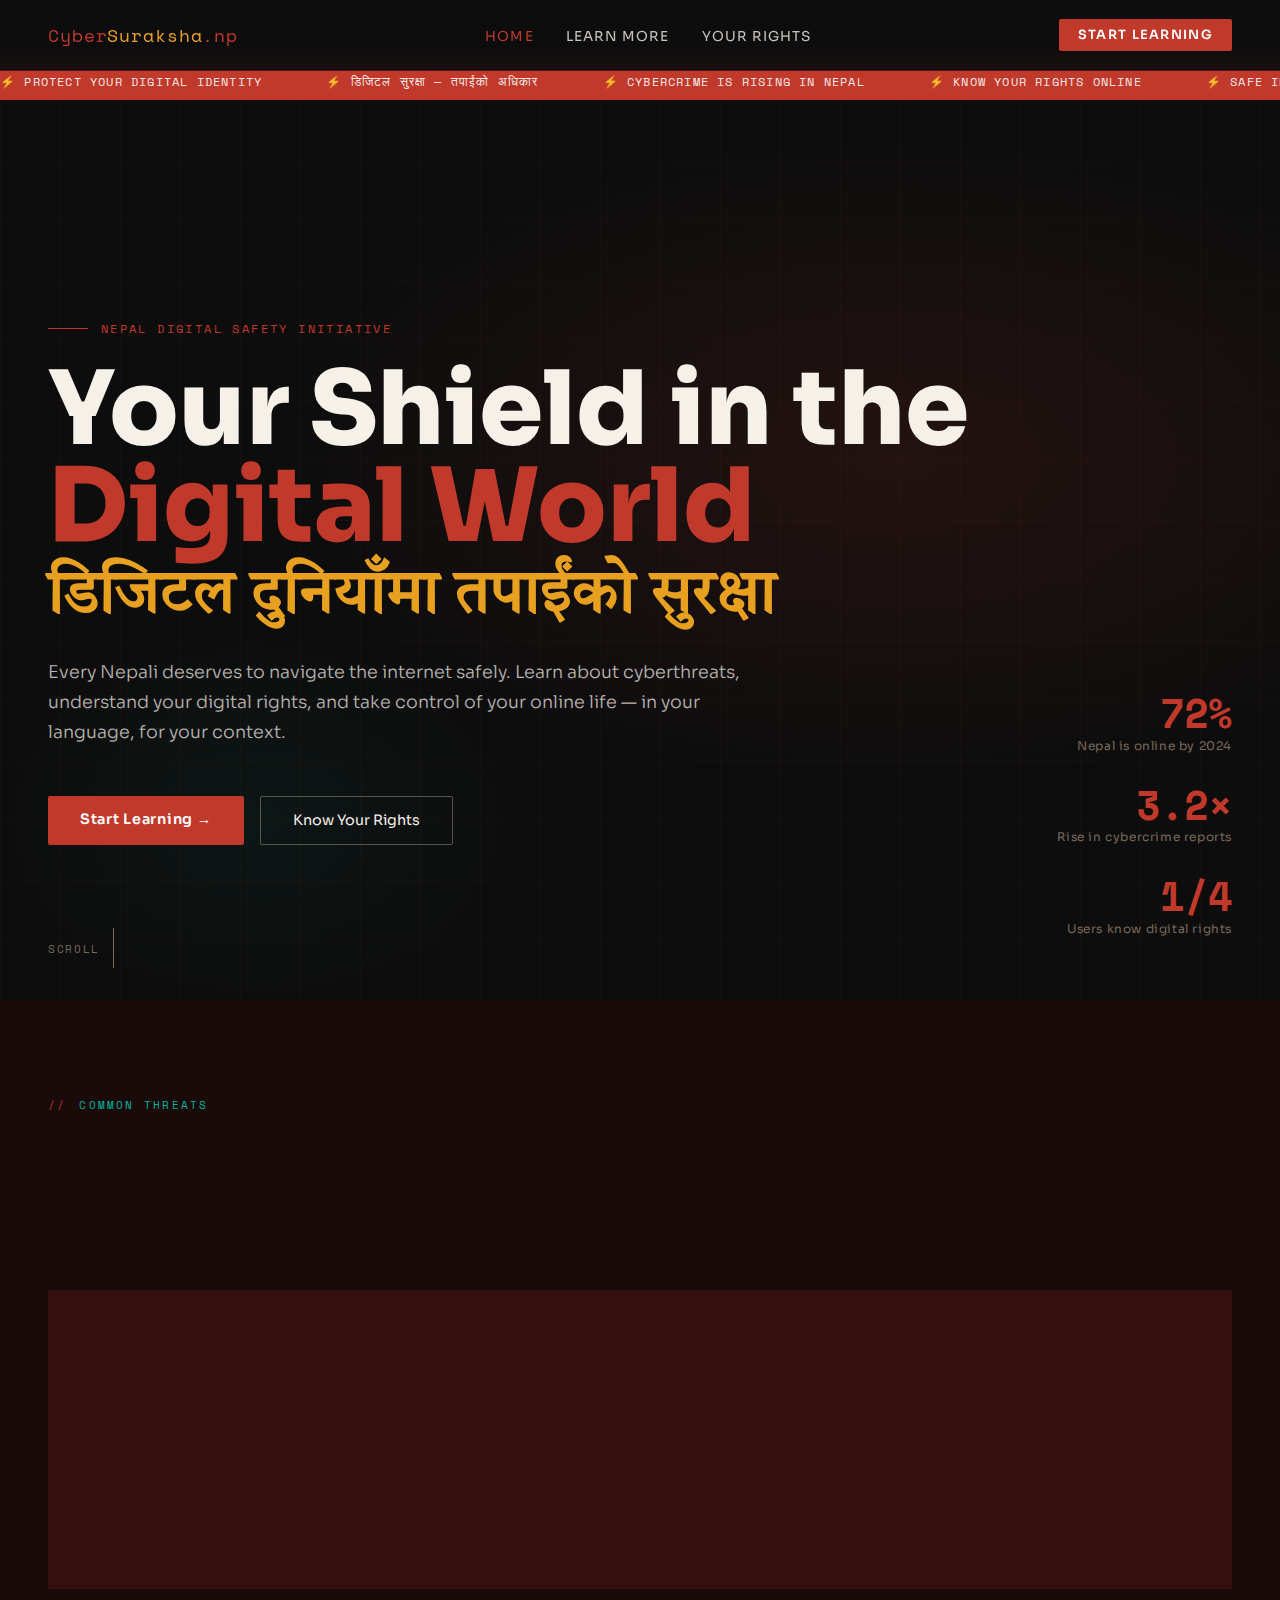
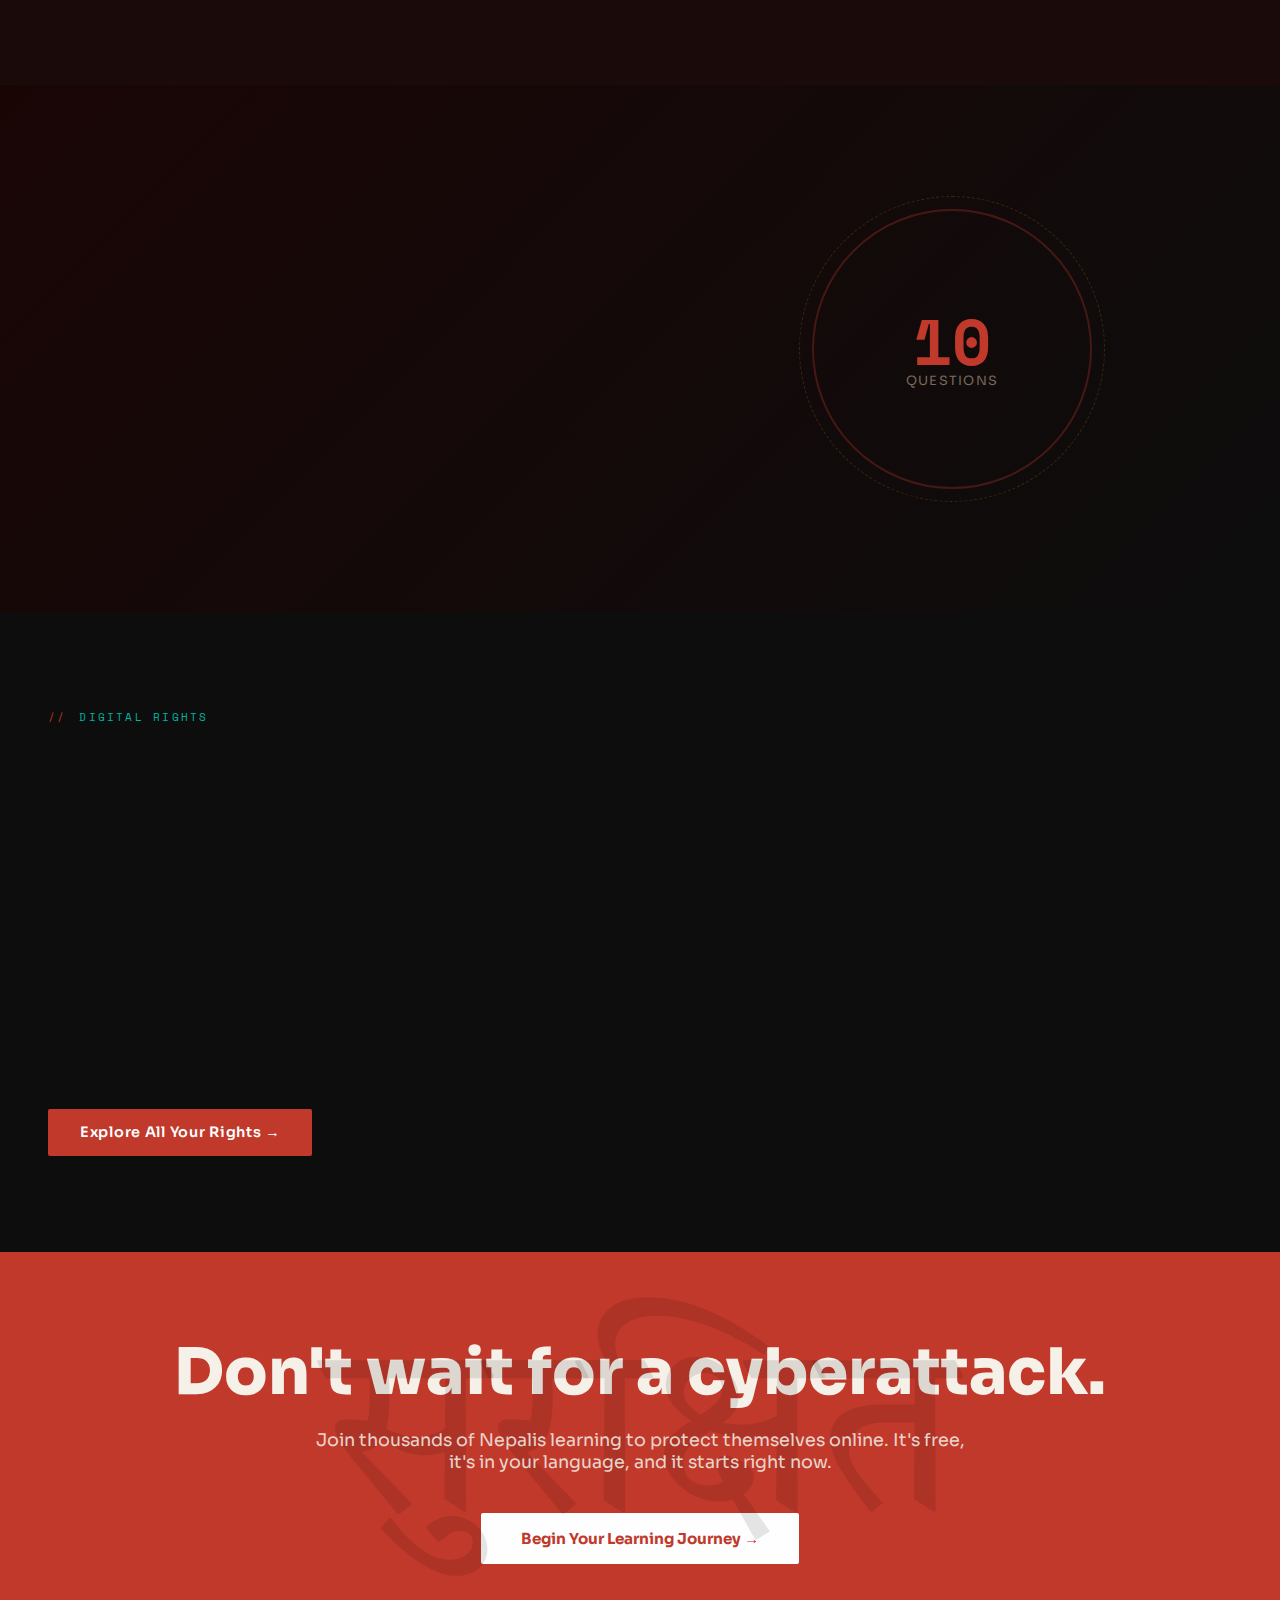
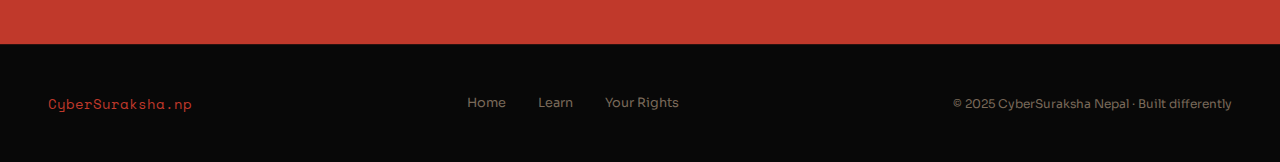
<file: index.html>
<!DOCTYPE html>
<html lang="en">
<head>
  <meta charset="UTF-8" />
  <meta name="viewport" content="width=device-width, initial-scale=1.0"/>
  <title>Secure Digital Nepal — Digital Safety for Every Nepali</title>

  <link rel="preconnect" href="https://fonts.googleapis.com">
  <link href="https://fonts.googleapis.com/css2?family=Tiro+Devanagari+Hindi&family=Space+Mono:wght@400;700&family=Sora:wght@300;400;600;800&display=swap" rel="stylesheet">

  <link rel="stylesheet" href="css/index.css">
</head>
<body>

  <nav>
    <a href="index.html" class="nav-logo">Cyber<span>Suraksha</span>.np</a>
    <ul class="nav-links" id="navLinks">
      <li><a href="index.html" class="active">Home</a></li>
      <li><a href="cybersecurity.html">Learn More</a></li>
      <li><a href="digital-rights.html">Your Rights</a></li>
    </ul>
    <a href="cybersecurity.html" class="nav-cta" id="navCta">Start Learning</a>
    <button class="hamburger" id="hamburger" aria-label="Menu">
      <span></span><span></span><span></span>
    </button>
  </nav>

  <div class="ticker" style="margin-top:60px;">
    <div class="ticker-inner" id="ticker">
      <span class="ticker-item">Protect Your Digital Identity</span>
      <span class="ticker-item">डिजिटल सुरक्षा — तपाईंको अधिकार</span>
      <span class="ticker-item">Cybercrime is Rising in Nepal</span>
      <span class="ticker-item">Know Your Rights Online</span>
      <span class="ticker-item">Safe Internet for Every Nepali</span>
      <span class="ticker-item">डिजिटल नेपाल — सुरक्षित नेपाल</span>
      
    </div>
  </div>
  <section class="hero">
    <div class="hero-bg"></div>
    <div class="hero-grid"></div>
    <div class="hero-eyebrow">Nepal Digital Safety Initiative</div>
    <h1 class="hero-title">
      Your Shield in the
      <span class="accent">Digital World</span>
      <span class="devanagari">डिजिटल दुनियाँमा तपाईंको सुरक्षा</span>
    </h1>
    <p class="hero-sub">
      Every Nepali deserves to navigate the internet safely. Learn about cyberthreats, understand your digital rights, and take control of your online life — in your language, for your context.
    </p>
    <div class="hero-actions">
      <a href="cybersecurity.html" class="btn-primary">Start Learning →</a>
      <a href="digital-rights.html" class="btn-outline">Know Your Rights</a>
    </div>
    <div class="hero-stats">
      <div class="stat-item">
        <div class="stat-num">72%</div>
        <div class="stat-label">Nepal is online by 2024</div>
      </div>
      <div class="stat-item">
        <div class="stat-num">3.2×</div>
        <div class="stat-label">Rise in cybercrime reports</div>
      </div>
      <div class="stat-item">
        <div class="stat-num">1/4</div>
        <div class="stat-label">Users know digital rights</div>
      </div>
    </div>
    <div class="scroll-hint">SCROLL</div>
  </section>

  <section class="threats">
    <div class="section-label">Common Threats</div>
    <h2 class="section-title fade-up">What puts <span style="color:var(--crimson)">Nepal's</span><br>at risk online?</h2>
    <div class="threats-grid">
      <div class="threat-card fade-up">
        <div class="threat-icon">🎣</div>
        <div class="threat-title">Phishing Scams</div>
        <div class="threat-np">फिसिङ ठगी</div>
        <div class="threat-desc">Fake NTC/Ncell messages,Fake daraz price messages, eSewa fraud links, and fake government portals tricking you into sharing passwords or money.</div>
      </div>
      <div class="threat-card fade-up">
        <div class="threat-icon">🔒</div>
        <div class="threat-title">Weak Passwords</div>
        <div class="threat-np">कमजोर पासवर्ड</div>
        <div class="threat-desc">Using your phone number or "123456" as passwords is extremely common in Nepal — and extremely dangerous for your accounts.</div>
      </div>
      <div class="threat-card fade-up">
        <div class="threat-icon">📱</div>
        <div class="threat-title">Social Media Harassment</div>
        <div class="threat-np">अनलाइन उत्पीडन</div>
        <div class="threat-desc">Cyberbullying, fake profile impersonation, and non-consensual sharing of private images are rising cases in Nepal.</div>
      </div>
      
    </div>
  </section>

  <section class="quiz-teaser">
    <div class="quiz-teaser-inner">
      <div class="quiz-content fade-up">
        <div class="section-label">Test Yourself</div>
        <h2 class="section-title">How cyber-safe <span>are you?</span></h2>
        <p>Take our quick Nepal-specific cybersecurity quiz. Find out how well you understand digital threats, safe practices, and your rights online — then learn what to do better.</p>
        <a href="cybersecurity.html" class="btn-primary">Take the Quiz →</a>
      </div>
      <div class="quiz-visual">
        <div class="quiz-circle">
          <div class="quiz-circle-inner">
            <div class="quiz-circle-num">10</div>
            <div class="quiz-circle-label">QUESTIONS</div>
          </div>
        </div>
      </div>
    </div>
  </section>

  <section class="rights-preview">
    <div class="section-label">Digital Rights</div>
  <h2 class="section-title fade-up">
    You have rights online.<br>
    <span style="color:var(--gold)">Know them.</span>
  </h2>
  <div class="rights-list fade-up">
    <div class="right-row">
      <span class="right-num">01</span>
      <span class="right-title">Right to Privacy</span>
      <span class="right-np">गोपनीयताको अधिकार</span>
      <a class="right-arrow" href="https://www.constituteproject.org/constitution/Nepal_2015?lang=en#ARTICLE%2028" target="_blank" rel="noopener">
        →
      </a>
    </div>
    <div class="right-row">
      <span class="right-num">02</span>
      <span class="right-title">Right to Freedom of Expression</span>
      <span class="right-np">अभिव्यक्ति स्वतन्त्रता</span>
      <a class="right-arrow" href="https://www.constituteproject.org/constitution/Nepal_2015?lang=en#ARTICLE%2017" target="_blank" rel="noopener">
        →
      </a>
    </div>
  </div>
    <div style="margin-top:2.5rem;">
      <a href="digital-rights.html" class="btn-primary">Explore All Your Rights →</a>
    </div>
  </section>

  <div class="cta-banner">
    <h2>Don't wait for a cyberattack.</h2>
    <p>Join thousands of Nepalis learning to protect themselves online. It's free, it's in your language, and it starts right now.</p>
    <a href="cybersecurity.html" class="btn-white">Begin Your Learning Journey →</a>
  </div>

  <footer>
    <div class="footer-logo">CyberSuraksha.np</div>
    <div class="footer-links">
      <a href="index.html">Home</a>
      <a href="cybersecurity.html">Learn</a>
      <a href="digital-rights.html">Your Rights</a>
    </div>
    <div class="footer-copy">© 2025 CyberSuraksha Nepal · Built differently</div>
  </footer>
  <script src="js/index.js"></script>
</body>
</html>
</file>
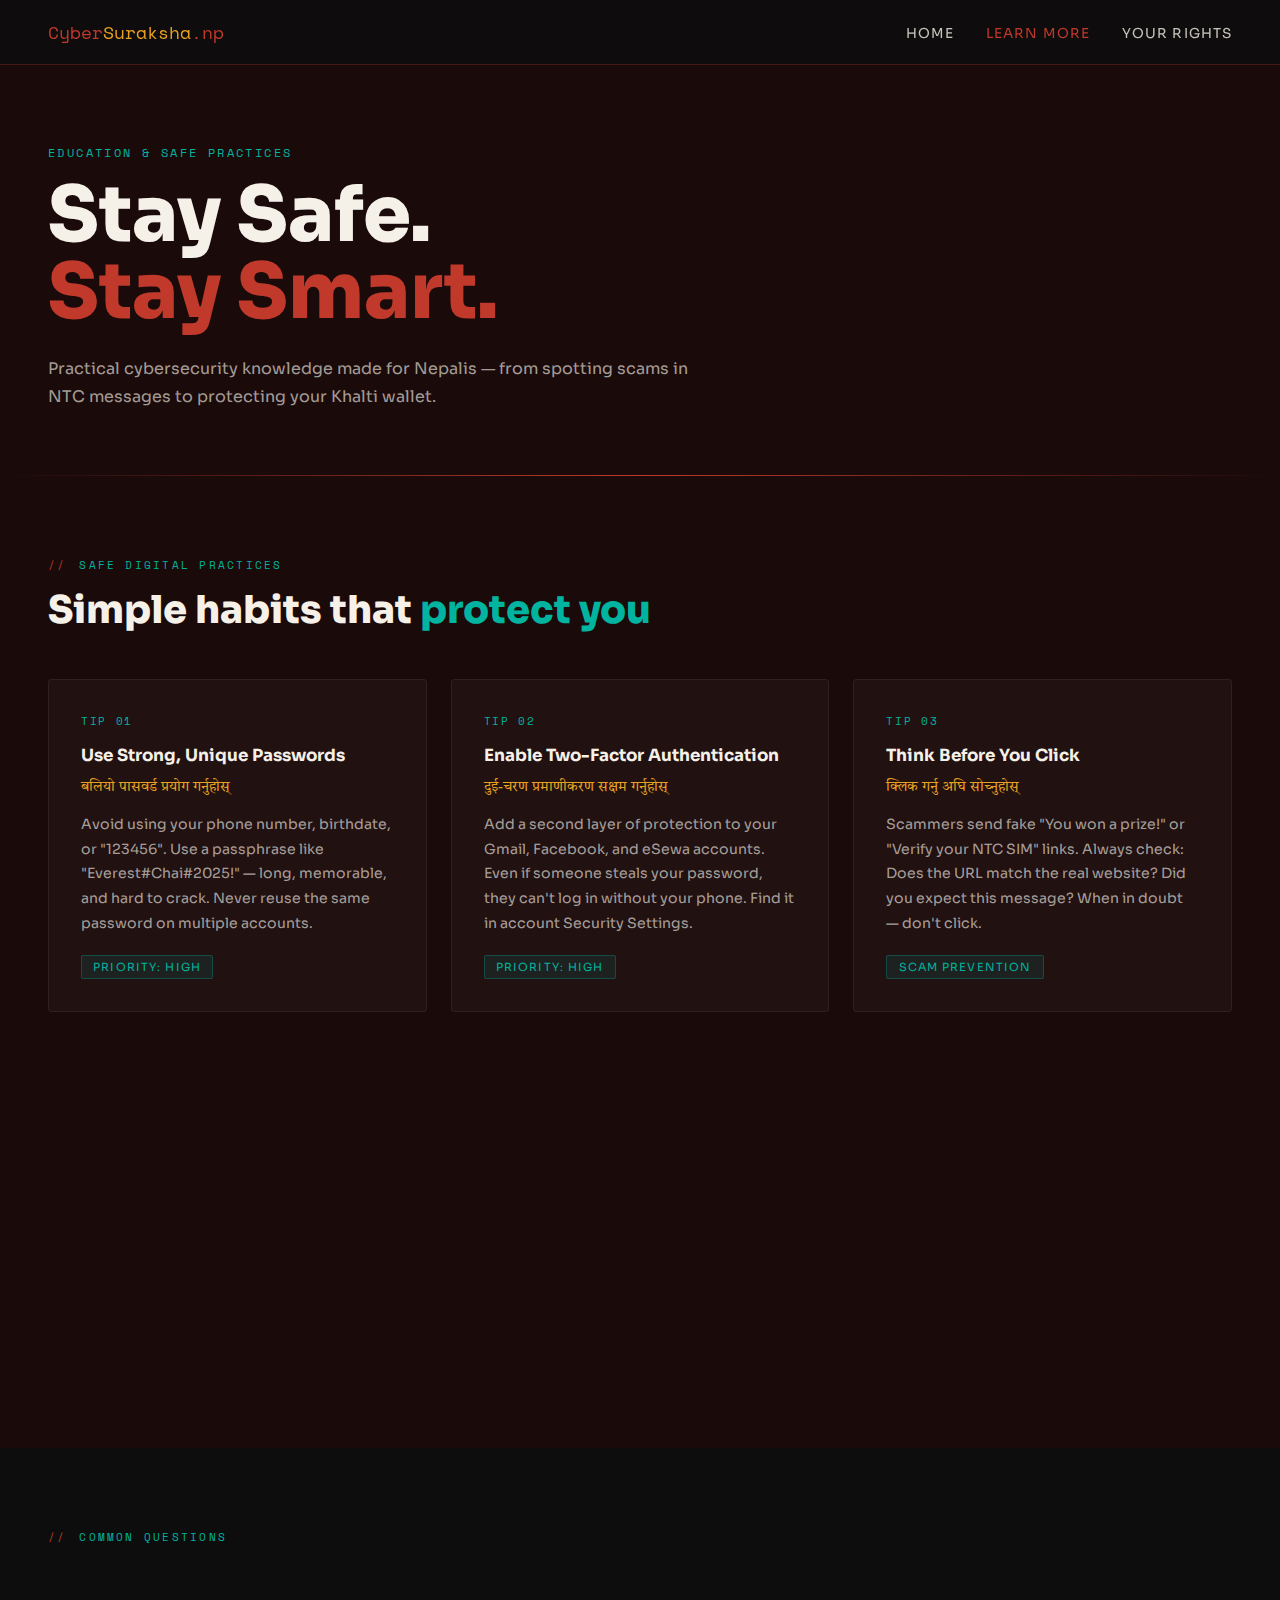
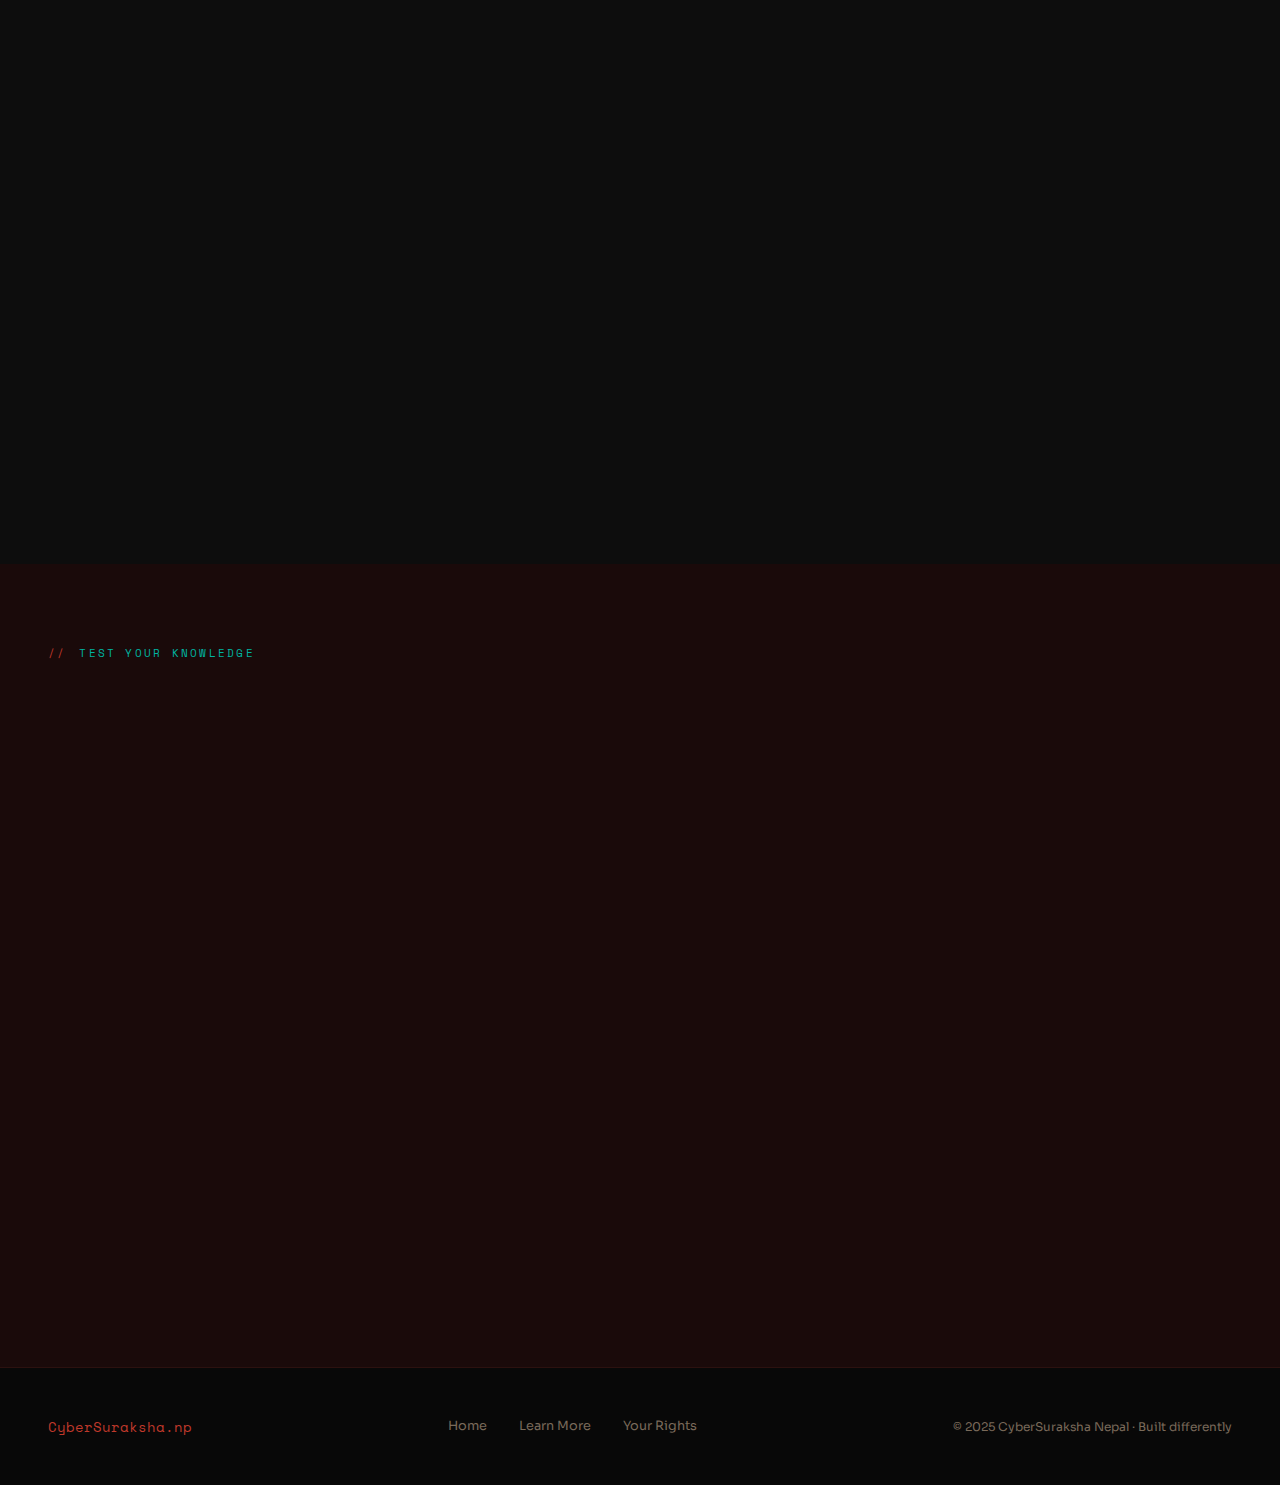
<file: cybersecurity.html>
<!DOCTYPE html>
<html lang="en">
<head>
  <meta charset="UTF-8"/>
  <meta name="viewport" content="width=device-width, initial-scale=1.0"/>
  <title>Learn — CyberSuraksha Nepal</title>
  <link rel="preconnect" href="https://fonts.googleapis.com">
  <link href="https://fonts.googleapis.com/css2?family=Tiro+Devanagari+Hindi&family=Space+Mono:wght@400;700&family=Sora:wght@300;400;600;800&display=swap" rel="stylesheet">
  <link rel="stylesheet" href="css/cybersecurity.css">
</head>
<body>
<nav>
  <a href="index.html" class="nav-logo">Cyber<span>Suraksha</span>.np</a>
  <ul class="nav-links" id="navLinks">
    <li><a href="index.html">Home</a></li>
    <li><a href="cybersecurity.html" class="active">Learn More</a></li>
    <li><a href="digital-rights.html">Your Rights</a></li>
  </ul>
  <button class="hamburger" id="hamburger" aria-label="Menu">
    <span></span><span></span><span></span>
  </button>
</nav>

<div class="page-header">
  <div class="page-eyebrow">Education & Safe Practices</div>
  <h1 class="page-title">Stay Safe.<br><span>Stay Smart.</span></h1>
  <p class="page-sub">Practical cybersecurity knowledge made for Nepalis — from spotting scams in NTC messages to protecting your Khalti wallet.</p>
</div>
<section class="tips-section">
  <div class="section-label">Safe Digital Practices</div>
  <h2 class="section-title fade-up">Simple habits that <span style="color:var(--teal)">protect you</span></h2>
  <div class="tips-grid">
    <div class="tip-card fade-up">
      <div class="tip-step">TIP 01</div>
      <div class="tip-title">Use Strong, Unique Passwords</div>
      <div class="tip-np">बलियो पासवर्ड प्रयोग गर्नुहोस्</div>
      <div class="tip-body">Avoid using your phone number, birthdate, or "123456". Use a passphrase like "Everest#Chai#2025!" — long, memorable, and hard to crack. Never reuse the same password on multiple accounts.</div>
      <span class="tip-tag">PRIORITY: HIGH</span>
    </div>
    <div class="tip-card fade-up">
      <div class="tip-step">TIP 02</div>
      <div class="tip-title">Enable Two-Factor Authentication</div>
      <div class="tip-np">दुई-चरण प्रमाणीकरण सक्षम गर्नुहोस्</div>
      <div class="tip-body">Add a second layer of protection to your Gmail, Facebook, and eSewa accounts. Even if someone steals your password, they can't log in without your phone. Find it in account Security Settings.</div>
      <span class="tip-tag">PRIORITY: HIGH</span>
    </div>
    <div class="tip-card fade-up">
      <div class="tip-step">TIP 03</div>
      <div class="tip-title">Think Before You Click</div>
      <div class="tip-np">क्लिक गर्नु अघि सोच्नुहोस्</div>
      <div class="tip-body">Scammers send fake "You won a prize!" or "Verify your NTC SIM" links. Always check: Does the URL match the real website? Did you expect this message? When in doubt — don't click.</div>
      <span class="tip-tag">SCAM PREVENTION</span>
    </div>
    <div class="tip-card fade-up">
      <div class="tip-step">TIP 04</div>
      <div class="tip-title">Keep Software Updated</div>
      <div class="tip-np">सफ्टवेयर अपडेट राख्नुहोस्</div>
      <div class="tip-body">Updates fix security holes that hackers exploit. Enable auto-updates on your Android phone, apps, and browsers. This is especially important for banking and government apps.</div>
      <span class="tip-tag">DEVICE SAFETY</span>
    </div>
    <div class="tip-card fade-up">
      <div class="tip-step">TIP 05</div>
      <div class="tip-title">Be Careful on Public WiFi</div>
      <div class="tip-np">सार्वजनिक WiFi मा सावधान रहनुहोस्</div>
      <div class="tip-body">Free WiFi at Thamel cafes, Pokhara lakeside hotels, or bus parks can be dangerous. Never do banking or enter passwords on public networks. Use mobile data for sensitive tasks.</div>
      <span class="tip-tag">NETWORK SAFETY</span>
    </div>
    <div class="tip-card fade-up">
      <div class="tip-step">TIP 06</div>
      <div class="tip-title">Protect Your Personal Info</div>
      <div class="tip-np">व्यक्तिगत जानकारी सुरक्षित राख्नुहोस्</div>
      <div class="tip-body">Never share your NID number, bank OTPs, or citizenship details over phone or message — even if the caller claims to be from a bank, NTC, or government office. Legitimate services never ask for OTPs.</div>
      <span class="tip-tag">PRIVACY</span>
    </div>
  </div>
</section>

<section class="faq-section" id="faq">
  <div class="section-label">Common Questions</div>
  <h2 class="section-title fade-up">People ask us…</h2>
  <div class="faq-list fade-up">
    <div class="faq-item">
      <button class="faq-q">
        <div>
          Someone is blackmailing me with my photos. What should I do?
          <span class="faq-q-np">कसैले मेरो फोटोले ब्ल्याकमेल गर्दैछ। के गर्ने?</span>
        </div>
        <span class="faq-icon">+</span>
      </button>
      <div class="faq-a">Do NOT pay them — paying almost always leads to more demands. Screenshot the threats as evidence, block the person on all platforms, and report to Nepal Police Cyber Bureau (01-4412695). You can also report at your nearest police station. Nepal's Electronic Transactions Act 2063 and Individual Privacy Act 2075 protect you. You are not at fault.</div>
    </div>
    <div class="faq-item">
      <button class="faq-q">
        <div>
          I received an OTP I didn't request. What does it mean?
          <span class="faq-q-np">मैले नमागेको OTP आयो। यसको अर्थ के हो?</span>
        </div>
        <span class="faq-icon">+</span>
      </button>
      <div class="faq-a">This means someone may be trying to log into your account using your phone number. Do NOT share the OTP with anyone — even if they call pretending to be from your bank or telecom. Immediately change the password on that account and check for suspicious activity.</div>
    </div>
    <div class="faq-item">
      <button class="faq-q">
        <div>
          Is it safe to use public computers at cyber cafes?
          <span class="faq-q-np">साइबर क्याफेको कम्प्युटर प्रयोग गर्न सुरक्षित छ?</span>
        </div>
        <span class="faq-icon">+</span>
      </button>
      <div class="faq-a">Cyber cafe computers can have keyloggers or spyware installed. Avoid logging into banking, email, or government portals on shared computers. If you must, use Private/Incognito mode, and change your password immediately from a trusted device afterward.</div>
    </div>
    <div class="faq-item">
      <button class="faq-q">
        <div>
          Someone created a fake Facebook profile using my photos. What can I do?
          <span class="faq-q-np">कसैले मेरो फोटो राखेर नक्कली Facebook बनाएको छ। के गर्ने?</span>
        </div>
        <span class="faq-icon">+</span>
      </button>
      <div class="faq-a">Report the fake profile directly to Facebook using "Report Profile → Pretending to be me." Also file a complaint with Nepal Police Cyber Bureau. Inform your friends so they don't get scammed by the fake account. Take screenshots as evidence before reporting.</div>
    </div>
    <div class="faq-item">
      <button class="faq-q">
        <div>
          How do I know if my phone has been hacked?
          <span class="faq-q-np">मेरो फोन ह्याक भएको छ भनेर कसरी थाहा पाउने?</span>
        </div>
        <span class="faq-icon">+</span>
      </button>
      <div class="faq-a">Warning signs include: battery draining unusually fast, phone getting hot when idle, unknown apps appearing, high data usage, and people receiving strange messages from you. If you notice these, run a security scan, remove unknown apps, change all passwords, and do a factory reset if needed.</div>
    </div>
  </div>
</section>

<section class="quiz-section" id="quiz">
  <div class="section-label">Test Your Knowledge</div>
  <h2 class="section-title fade-up">How cyber-safe are <span style="color:var(--crimson)">you?</span></h2>
  <div class="quiz-container fade-up">

    <div class="quiz-progress" id="quizProgress">
      <div class="quiz-progress-bar"><div class="quiz-progress-fill" id="progressFill" style="width:10%"></div></div>
      <div class="quiz-progress-text" id="progressText">Question 1 of 10</div>
    </div>
  
    <div id="quizMain">
      <div class="quiz-question" id="questionText"></div>
      <div class="quiz-question-np" id="questionNp"></div>
      <div class="quiz-options" id="quizOptions"></div>
      <div class="quiz-feedback" id="quizFeedback"></div>
      <button class="quiz-next" id="quizNext" onclick="nextQuestion()">Next Question →</button>
    </div>
    
    <div class="quiz-result" id="quizResult">
      <div class="result-score" id="resultScore"></div>
      <div class="result-label" id="resultLabel"></div>
      <div class="result-msg" id="resultMsg"></div>
      <button class="btn-restart" onclick="restartQuiz()">Try Again</button>
    </div>
  </div>
</section>

<footer>
  <div class="footer-logo">CyberSuraksha.np</div>
  <div class="footer-links">
    <a href="index.html">Home</a>
    <a href="cybersecurity.html">Learn More</a>
    <a href="digital-rights.html">Your Rights</a>
  </div>
  <div class="footer-copy">© 2025 CyberSuraksha Nepal · Built differently</div>
</footer>

<script src="js/cybersecurity.js"></script>
</body>
</html>
</file>
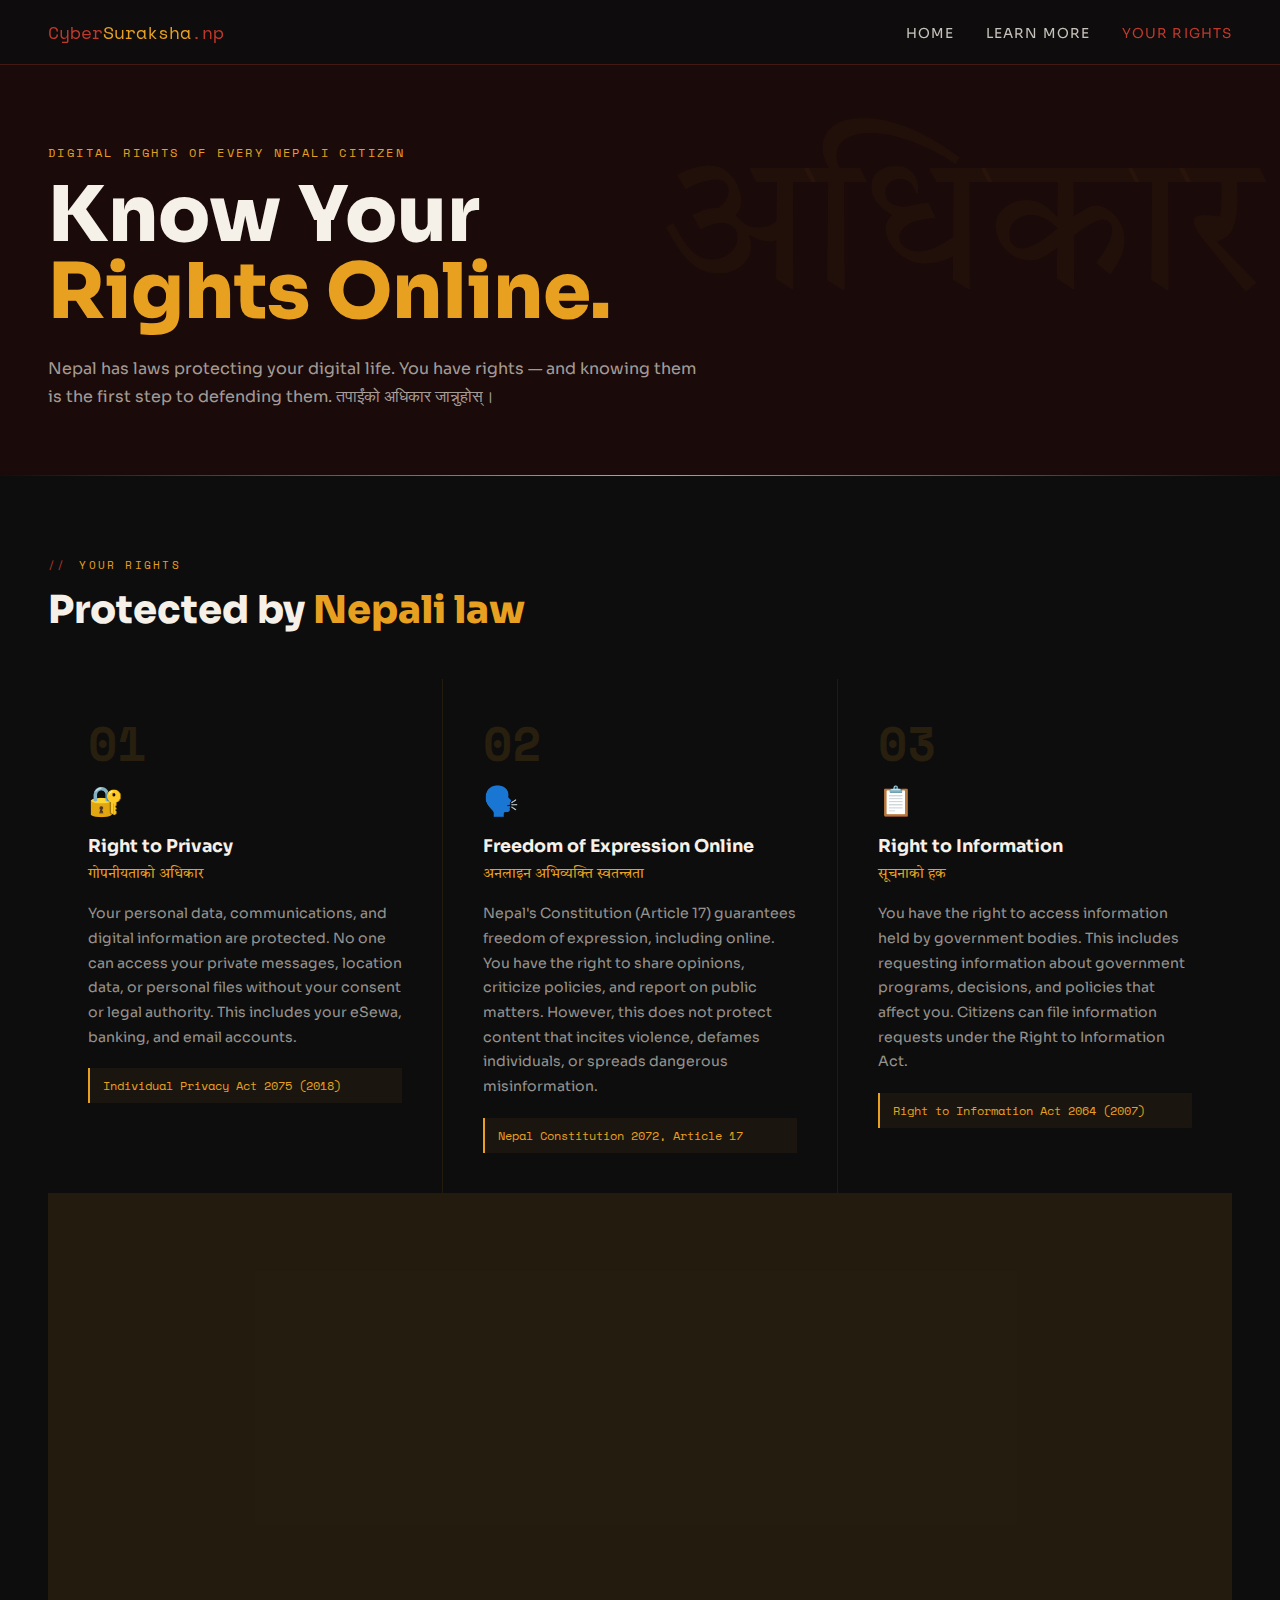
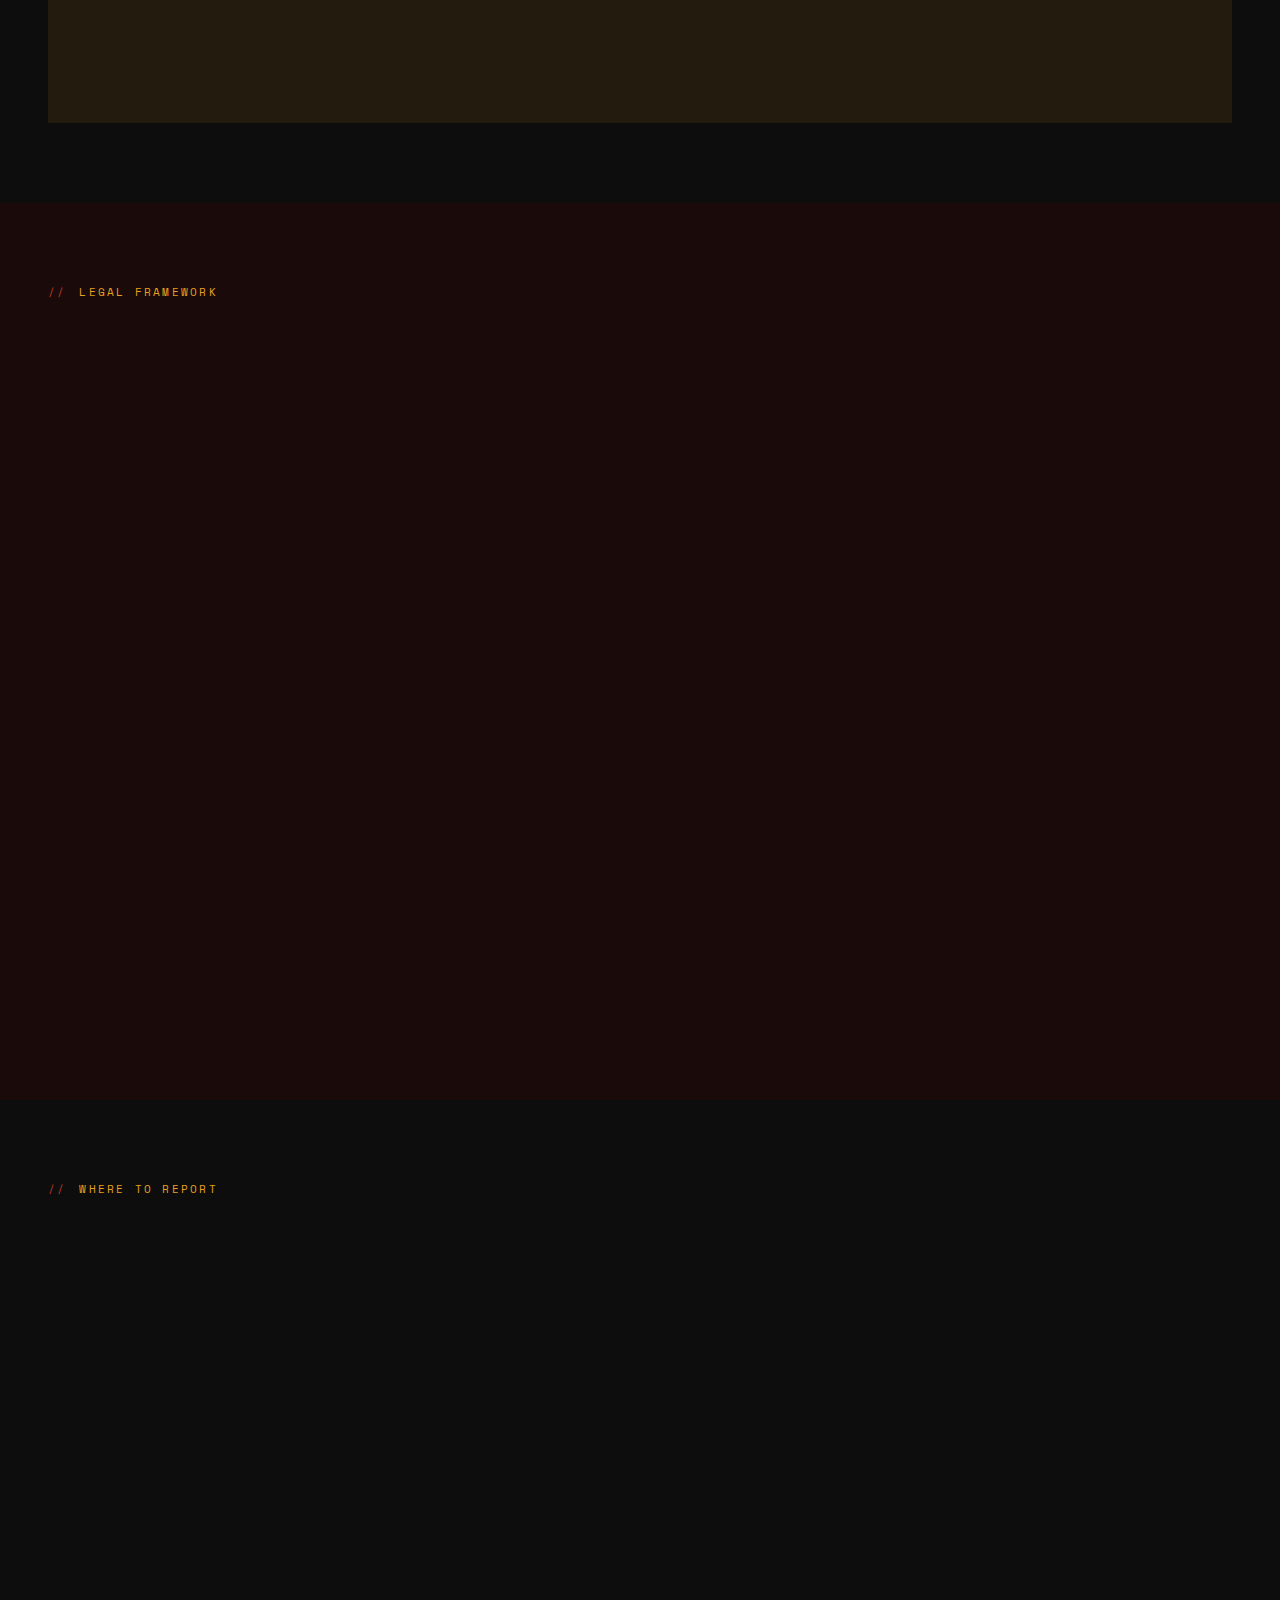
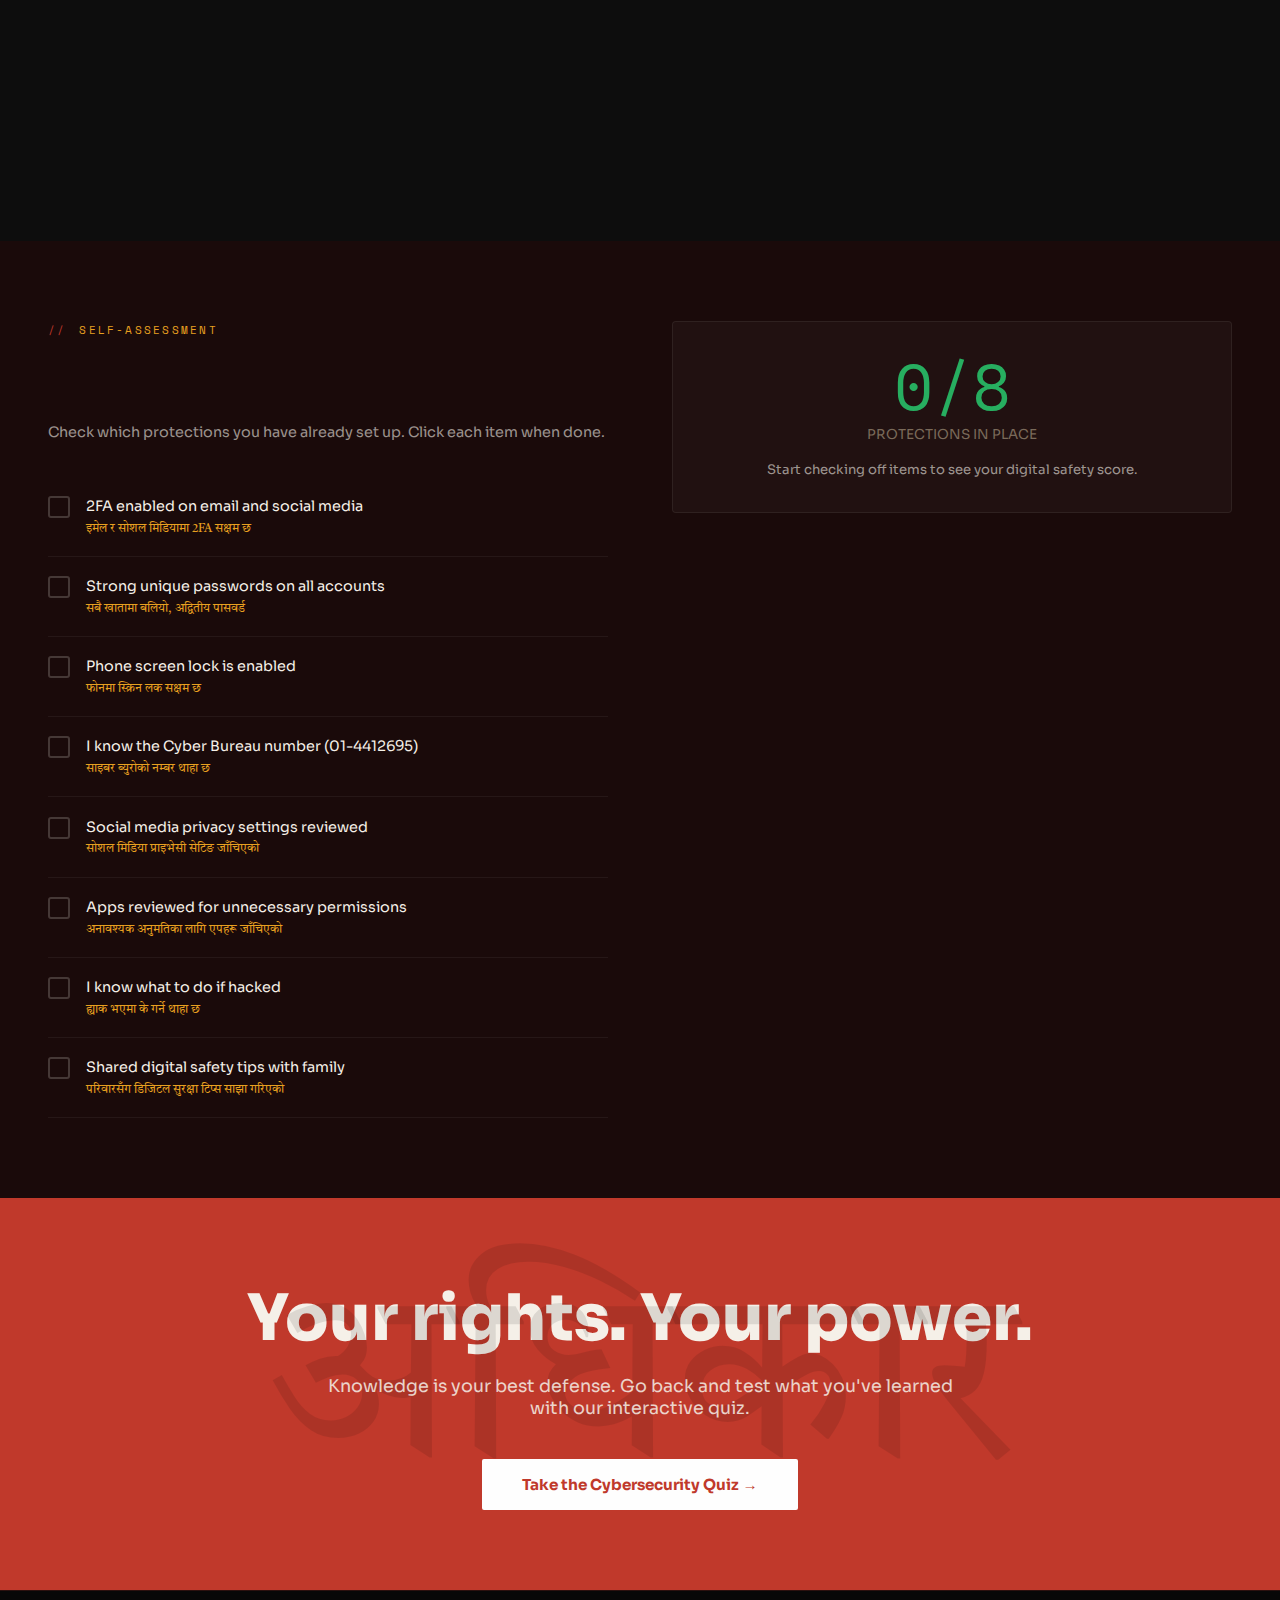
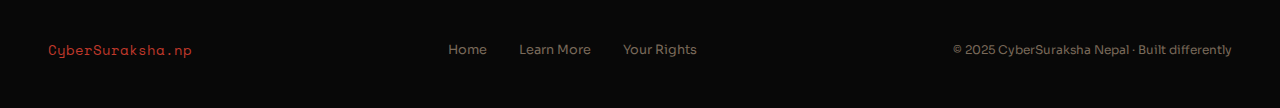
<file: digital-rights.html>
<!DOCTYPE html>
<html lang="en">
<head>
  <meta charset="UTF-8"/>
  <meta name="viewport" content="width=device-width, initial-scale=1.0"/>
  <title>Your Digital Rights — CyberSuraksha Nepal</title>
  <link rel="stylesheet" href="css/digital-rights.css">
  <link rel="preconnect" href="https://fonts.googleapis.com">
  <link href="https://fonts.googleapis.com/css2?family=Tiro+Devanagari+Hindi&family=Space+Mono:wght@400;700&family=Sora:wght@300;400;600;800&display=swap" rel="stylesheet">
</head>
<body>

<nav>
  <a href="index.html" class="nav-logo">Cyber<span>Suraksha</span>.np</a>
  <ul class="nav-links" id="navLinks">
    <li><a href="index.html">Home</a></li>
    <li><a href="cybersecurity.html">Learn More</a></li>
    <li><a href="digital-rights.html" class="active">Your Rights</a></li>
  </ul>
  <button class="hamburger" id="hamburger"><span></span><span></span><span></span></button>
</nav>

<div class="page-header">
  <div class="page-header-bg">अधिकार</div>
  <div class="page-eyebrow">Digital Rights of Every Nepali Citizen</div>
  <h1 class="page-title">Know Your<br><span>Rights Online.</span></h1>
  <p class="page-sub">Nepal has laws protecting your digital life. You have rights — and knowing them is the first step to defending them. तपाईंको अधिकार जान्नुहोस्।</p>
</div>
<section class="rights-section">
  <div class="section-label">Your Rights</div>
  <h2 class="section-title fade-up">Protected by <span style="color:var(--gold)">Nepali law</span></h2>
  <div class="rights-cards">
    <div class="right-card fade-up">
      <div class="right-num">01</div>
      <div class="right-icon">🔐</div>
      <div class="right-title">Right to Privacy</div>
      <div class="right-np">गोपनीयताको अधिकार</div>
      <div class="right-desc">Your personal data, communications, and digital information are protected. No one can access your private messages, location data, or personal files without your consent or legal authority. This includes your eSewa, banking, and email accounts.</div>
      <div class="right-law">Individual Privacy Act 2075 (2018)</div>
    </div>
    <div class="right-card fade-up">
      <div class="right-num">02</div>
      <div class="right-icon">🗣️</div>
      <div class="right-title">Freedom of Expression Online</div>
      <div class="right-np">अनलाइन अभिव्यक्ति स्वतन्त्रता</div>
      <div class="right-desc">Nepal's Constitution (Article 17) guarantees freedom of expression, including online. You have the right to share opinions, criticize policies, and report on public matters. However, this does not protect content that incites violence, defames individuals, or spreads dangerous misinformation.</div>
      <div class="right-law">Nepal Constitution 2072, Article 17</div>
    </div>
    <div class="right-card fade-up">
      <div class="right-num">03</div>
      <div class="right-icon">📋</div>
      <div class="right-title">Right to Information</div>
      <div class="right-np">सूचनाको हक</div>
      <div class="right-desc">You have the right to access information held by government bodies. This includes requesting information about government programs, decisions, and policies that affect you. Citizens can file information requests under the Right to Information Act.</div>
      <div class="right-law">Right to Information Act 2064 (2007)</div>
    </div>
    <div class="right-card fade-up">
      <div class="right-num">04</div>
      <div class="right-icon">⚖️</div>
      <div class="right-title">Protection from Cybercrime</div>
      <div class="right-np">साइबर अपराधबाट कानुनी सुरक्षा</div>
      <div class="right-desc">Nepal's Electronic Transactions Act makes hacking, identity theft, online fraud, unauthorized access, and spreading malware illegal. Victims have the right to file complaints and seek legal remedies. Penalties can include fines and imprisonment.</div>
      <div class="right-law">Electronic Transactions Act 2063 (2006)</div>
    </div>
    <div class="right-card fade-up">
      <div class="right-num">05</div>
      <div class="right-icon">🚫</div>
      <div class="right-title">Protection from Online Harassment</div>
      <div class="right-np">अनलाइन उत्पीडनबाट सुरक्षा</div>
      <div class="right-desc">Cyberbullying, non-consensual sharing of intimate images, online threats, and impersonation are illegal. Victims — especially women and girls — have strong legal protections. You can report these to Nepal Police Cyber Bureau and pursue criminal charges.</div>
      <div class="right-law">Electronic Transactions Act + Individual Privacy Act</div>
    </div>
    <div class="right-card fade-up">
      <div class="right-num">06</div>
      <div class="right-icon">🌐</div>
      <div class="right-title">Right to Digital Access</div>
      <div class="right-np">डिजिटल पहुँचको अधिकार</div>
      <div class="right-desc">Nepal's Digital Nepal Framework aims to ensure all citizens have affordable, equitable access to digital services. You have the right to access government e-services, digital education, and online opportunities without discrimination based on geography or economic status.</div>
      <div class="right-law">Digital Nepal Framework 2019</div>
    </div>
  </div>
</section>
<section class="laws-section">
  <div class="section-label">Legal Framework</div>
  <h2 class="section-title fade-up">Nepal's key <span style="color:var(--crimson)">cyber laws</span></h2>
  <table class="laws-table fade-up">
    <thead>
      <tr>
        <th>Law / Act</th>
        <th>Year</th>
        <th>What It Covers</th>
        <th>Type</th>
      </tr>
    </thead>
    <tbody>
      <tr>
        <td>
          <div class="law-name">Electronic Transactions Act</div>
          <div class="law-np">इलेक्ट्रोनिक कारोबार ऐन</div>
        </td>
        <td class="law-year">2063 BS (2006)</td>
        <td class="law-covers">Cybercrime, hacking, unauthorized access, online fraud, digital signatures, e-commerce regulation</td>
        <td><span class="law-badge badge-cyber">CYBER</span></td>
      </tr>
      <tr>
        <td>
          <div class="law-name">Individual Privacy Act</div>
          <div class="law-np">व्यक्तिगत गोपनीयता ऐन</div>
        </td>
        <td class="law-year">2075 BS (2018)</td>
        <td class="law-covers">Data privacy, protection of personal information, non-consensual image sharing, surveillance restrictions</td>
        <td><span class="law-badge badge-privacy">PRIVACY</span></td>
      </tr>
      <tr>
        <td>
          <div class="law-name">Nepal Constitution</div>
          <div class="law-np">नेपाल संविधान</div>
        </td>
        <td class="law-year">2072 BS (2015)</td>
        <td class="law-covers">Fundamental rights including expression, privacy, equality, and right to information (Articles 17, 28)</td>
        <td><span class="law-badge badge-general">CONSTITUTION</span></td>
      </tr>
      <tr>
        <td>
          <div class="law-name">Right to Information Act</div>
          <div class="law-np">सूचनाको हक ऐन</div>
        </td>
        <td class="law-year">2064 BS (2007)</td>
        <td class="law-covers">Citizens' right to access information held by government institutions and public bodies</td>
        <td><span class="law-badge badge-press">INFORMATION</span></td>
      </tr>
      <tr>
        <td>
          <div class="law-name">Media Council Act</div>
          <div class="law-np">मिडिया काउन्सिल ऐन</div>
        </td>
        <td class="law-year">2079 BS (2023)</td>
        <td class="law-covers">Online media regulation, digital content standards, journalist protections, platform accountability</td>
        <td><span class="law-badge badge-press">MEDIA</span></td>
      </tr>
      <tr>
        <td>
          <div class="law-name">National Cybersecurity Policy</div>
          <div class="law-np">राष्ट्रिय साइबर सुरक्षा नीति</div>
        </td>
        <td class="law-year">2023</td>
        <td class="law-covers">National infrastructure protection, incident response framework, cybersecurity capacity building</td>
        <td><span class="law-badge badge-cyber">CYBER</span></td>
      </tr>
    </tbody>
  </table>
</section>
<section class="report-section">
  <div class="section-label">Where to Report</div>
  <h2 class="section-title fade-up">Experienced a crime? <span style="color:var(--teal)">Report it.</span></h2>
  <p style="color:rgba(245,240,232,0.6); max-width:55ch;" class="fade-up">You are not alone. Nepal has official bodies where you can report cybercrime, harassment, and digital rights violations. Take action — your complaint helps protect others too.</p>
  <div class="report-grid fade-up">
    <div class="report-card">
      <div class="report-icon">👮</div>
      <div class="report-org">Nepal Police Cyber Bureau</div>
      <div class="report-np">नेपाल प्रहरी साइबर ब्युरो</div>
      <div class="report-contact">📞 01-4412695</div>
      <div class="report-contact">📧 cybercrime@nepalpolice.gov.np</div>
      <div class="report-desc">The primary authority for cybercrime complaints including hacking, fraud, online harassment, and blackmail.</div>
    </div>
    <div class="report-card">
      <div class="report-icon">🏛️</div>
      <div class="report-org">Department of Information Technology</div>
      <div class="report-np">सूचना प्रविधि विभाग</div>
      <div class="report-contact">🌐 dit.gov.np</div>
      <div class="report-contact">📍 Singhadurbar, Kathmandu</div>
      <div class="report-desc">Government body overseeing IT policy and digital rights enforcement in Nepal.</div>
    </div>
    <div class="report-card">
      <div class="report-icon">⚖️</div>
      <div class="report-org">National Human Rights Commission</div>
      <div class="report-np">राष्ट्रिय मानव अधिकार आयोग</div>
      <div class="report-contact">📞 01-4200880</div>
      <div class="report-contact">🌐 nhrcnepal.org</div>
      <div class="report-desc">For violations of fundamental rights online, including freedom of expression and surveillance abuse.</div>
    </div>
    <div class="report-card">
      <div class="report-icon">👩‍⚖️</div>
      <div class="report-org">National Women Commission</div>
      <div class="report-np">राष्ट्रिय महिला आयोग</div>
      <div class="report-contact">📞 01-4415839</div>
      <div class="report-contact">🌐 nwc.gov.np</div>
      <div class="report-desc">Specifically for online harassment, non-consensual image sharing, and cybercrimes targeting women and girls.</div>
    </div>
  </div>
</section>

<section class="checklist-section">
  <div class="checklist-inner">
    <div>
      <div class="section-label">Self-Assessment</div>
      <h2 class="section-title fade-up">Are your rights <span style="color:var(--gold)">protected?</span></h2>
      <p style="color:rgba(245,240,232,0.6); margin-bottom:0; font-size:0.9rem; line-height:1.7;">Check which protections you have already set up. Click each item when done.</p>
      <div class="checklist" id="checklist">
        <div class="check-item" onclick="toggleCheck(this)">
          <div class="check-box"></div>
          <div>
            <div class="check-text">2FA enabled on email and social media</div>
            <div class="check-np">इमेल र सोशल मिडियामा 2FA सक्षम छ</div>
          </div>
        </div>
        <div class="check-item" onclick="toggleCheck(this)">
          <div class="check-box"></div>
          <div>
            <div class="check-text">Strong unique passwords on all accounts</div>
            <div class="check-np">सबै खातामा बलियो, अद्वितीय पासवर्ड</div>
          </div>
        </div>
        <div class="check-item" onclick="toggleCheck(this)">
          <div class="check-box"></div>
          <div>
            <div class="check-text">Phone screen lock is enabled</div>
            <div class="check-np">फोनमा स्क्रिन लक सक्षम छ</div>
          </div>
        </div>
        <div class="check-item" onclick="toggleCheck(this)">
          <div class="check-box"></div>
          <div>
            <div class="check-text">I know the Cyber Bureau number (01-4412695)</div>
            <div class="check-np">साइबर ब्युरोको नम्बर थाहा छ</div>
          </div>
        </div>
        <div class="check-item" onclick="toggleCheck(this)">
          <div class="check-box"></div>
          <div>
            <div class="check-text">Social media privacy settings reviewed</div>
            <div class="check-np">सोशल मिडिया प्राइभेसी सेटिङ जाँचिएको</div>
          </div>
        </div>
        <div class="check-item" onclick="toggleCheck(this)">
          <div class="check-box"></div>
          <div>
            <div class="check-text">Apps reviewed for unnecessary permissions</div>
            <div class="check-np">अनावश्यक अनुमतिका लागि एपहरू जाँचिएको</div>
          </div>
        </div>
        <div class="check-item" onclick="toggleCheck(this)">
          <div class="check-box"></div>
          <div>
            <div class="check-text">I know what to do if hacked</div>
            <div class="check-np">ह्याक भएमा के गर्ने थाहा छ</div>
          </div>
        </div>
        <div class="check-item" onclick="toggleCheck(this)">
          <div class="check-box"></div>
          <div>
            <div class="check-text">Shared digital safety tips with family</div>
            <div class="check-np">परिवारसँग डिजिटल सुरक्षा टिप्स साझा गरिएको</div>
          </div>
        </div>
      </div>
    </div>
    <div>
      <div class="checklist-score">
        <div class="checklist-score-num" id="scoreNum">0/8</div>
        <div class="checklist-score-label">PROTECTIONS IN PLACE</div>
        <div class="checklist-msg" id="scoreMsg">Start checking off items to see your digital safety score.</div>
      </div>
    </div>
  </div>
</section>

<div class="cta-banner">
  <h2>Your rights. Your power.</h2>
  <p>Knowledge is your best defense. Go back and test what you've learned with our interactive quiz.</p>
  <a href="cybersecurity.html" class="btn-white">Take the Cybersecurity Quiz →</a>
</div>

<footer>
  <div class="footer-logo">CyberSuraksha.np</div>
  <div class="footer-links">
    <a href="index.html">Home</a>
    <a href="cybersecurity.html">Learn More</a>
    <a href="digital-rights.html">Your Rights</a>
  </div>
  <div class="footer-copy">© 2025 CyberSuraksha Nepal · Built differently</div>
</footer>
<script src="js/digital-rights.js"></script>
</body>
</html>
</file>
<file: css/index.css>
:root {
  --crimson: #c0392b;
  --deep: #1a0a0a;
  --ink: #0d0d0d;
  --sand: #f5f0e8;
  --gold: #e8a020;
  --teal: #00b4a0;
  --white: #fefefe;
  --muted: #7a6a5a;
}

*, *::before, *::after { box-sizing: border-box; margin: 0; padding: 0; }

html { scroll-behavior: smooth; }

body {
  background: var(--ink);
  color: var(--sand);
  font-family: 'Sora', sans-serif;
  overflow-x: hidden;
}

nav {
  position: fixed; top: 0; left: 0; right: 0; z-index: 100;
  display: flex; align-items: center; justify-content: space-between;
  padding: 1.2rem 3rem;
  background: rgba(13,13,13,0.92);
  backdrop-filter: blur(12px);
  border-bottom: 1px solid rgba(192,57,43,0.3);
}
.nav-logo {
  font-family: 'Space Mono', monospace;
  font-size: 1.1rem;
  color: var(--crimson);
  text-decoration: none;
  letter-spacing: 0.05em;
}
.nav-logo span { color: var(--gold); }
.nav-links { display: flex; gap: 2rem; list-style: none; }
.nav-links a {
  color: var(--sand); text-decoration: none;
  font-size: 0.85rem; letter-spacing: 0.08em; text-transform: uppercase;
  opacity: 0.8; transition: opacity 0.2s, color 0.2s;
}
.nav-links a:hover { opacity: 1; color: var(--gold); }
.nav-links a.active { color: var(--crimson); opacity: 1; }
.nav-cta {
  background: var(--crimson); color: var(--white);
  padding: 0.5rem 1.2rem; border-radius: 2px;
  font-size: 0.8rem; letter-spacing: 0.1em; text-transform: uppercase;
  text-decoration: none; font-weight: 600;
  transition: background 0.2s;
}
.nav-cta:hover { background: #a93226; }

.hero {
  min-height: 100vh;
  display: flex; flex-direction: column; justify-content: center;
  padding: 8rem 3rem 4rem;
  position: relative;
  overflow: hidden;
}
.hero-bg {
  position: absolute; inset: 0;
  background:
    radial-gradient(ellipse 80% 60% at 70% 40%, rgba(192,57,43,0.12) 0%, transparent 60%),
    radial-gradient(ellipse 40% 40% at 20% 80%, rgba(0,180,160,0.06) 0%, transparent 50%);
}
.hero-grid {
  position: absolute; inset: 0;
  background-image:
    linear-gradient(rgba(192,57,43,0.05) 1px, transparent 1px),
    linear-gradient(90deg, rgba(192,57,43,0.05) 1px, transparent 1px);
  background-size: 60px 60px;
}
.hero-eyebrow {
  font-family: 'Space Mono', monospace;
  font-size: 0.75rem; letter-spacing: 0.2em; text-transform: uppercase;
  color: var(--crimson); margin-bottom: 1.5rem;
  display: flex; align-items: center; gap: 0.8rem;
}
.hero-eyebrow::before {
  content: ''; width: 40px; height: 1px; background: var(--crimson);
}
.hero-title {
  font-size: clamp(3rem, 8vw, 7rem);
  font-weight: 800; line-height: 0.95;
  max-width: 14ch;
  position: relative; z-index: 1;
}
.hero-title .accent { color: var(--crimson); display: block; }
.hero-title .devanagari {
  font-family: 'Tiro Devanagari Hindi', serif;
  font-size: 0.6em; color: var(--gold);
  display: block; margin-top: 0.2em;
}
.hero-sub {
  margin-top: 2rem; max-width: 55ch;
  font-size: 1.1rem; font-weight: 300; line-height: 1.7;
  color: rgba(245,240,232,0.75); position: relative; z-index: 1;
}
.hero-actions {
  margin-top: 3rem; display: flex; gap: 1rem; flex-wrap: wrap;
  position: relative; z-index: 1;
}
.btn-primary {
  background: var(--crimson); color: var(--white);
  padding: 0.9rem 2rem; border: none; border-radius: 2px;
  font-family: 'Sora', sans-serif; font-size: 0.9rem; font-weight: 600;
  letter-spacing: 0.05em; cursor: pointer; text-decoration: none;
  transition: transform 0.2s, background 0.2s;
  display: inline-block;
}
.btn-primary:hover { background: #a93226; transform: translateY(-2px); }
.btn-outline {
  background: transparent; color: var(--sand);
  padding: 0.9rem 2rem; border: 1px solid rgba(245,240,232,0.3);
  border-radius: 2px; font-family: 'Sora', sans-serif;
  font-size: 0.9rem; cursor: pointer; text-decoration: none;
  transition: border-color 0.2s, color 0.2s;
  display: inline-block;
}
.btn-outline:hover { border-color: var(--gold); color: var(--gold); }
.hero-stats {
  position: absolute; right: 3rem; bottom: 4rem;
  display: flex; flex-direction: column; gap: 2rem;
}
.stat-item { text-align: right; }
.stat-num {
  font-family: 'Space Mono', monospace;
  font-size: 2.5rem; font-weight: 700; color: var(--crimson);
  line-height: 1;
}
.stat-label { font-size: 0.75rem; color: var(--muted); margin-top: 0.3rem; letter-spacing: 0.05em; }
.scroll-hint {
  position: absolute; bottom: 2rem; left: 3rem;
  font-family: 'Space Mono', monospace; font-size: 0.7rem;
  color: var(--muted); letter-spacing: 0.15em;
  display: flex; align-items: center; gap: 0.8rem;
}
.scroll-hint::after {
  content: ''; width: 1px; height: 40px; background: var(--muted);
  animation: scrollLine 1.5s ease-in-out infinite;
}
@keyframes scrollLine {
  0%,100% { opacity: 0.3; transform: scaleY(1); }
  50% { opacity: 1; transform: scaleY(0.6); }
}

.ticker {
  background: var(--crimson); padding: 0.6rem 0;
  overflow: hidden; white-space: nowrap;
}
.ticker-inner {
  display: inline-flex; gap: 4rem;
  animation: ticker 30s linear infinite;
}
.ticker-item {
  font-family: 'Space Mono', monospace;
  font-size: 0.75rem; letter-spacing: 0.1em; text-transform: uppercase;
  color: rgba(255,255,255,0.9);
}
.ticker-item::before { content: '⚡ '; }
@keyframes ticker {
  from { transform: translateX(0); }
  to { transform: translateX(-50%); }
}

section { padding: 6rem 3rem; }
.section-label {
  font-family: 'Space Mono', monospace;
  font-size: 0.7rem; letter-spacing: 0.2em; text-transform: uppercase;
  color: var(--teal); margin-bottom: 1rem;
  display: flex; align-items: center; gap: 0.8rem;
}
.section-label::before { content: '//'; color: var(--crimson); }
.section-title {
  font-size: clamp(2rem, 4vw, 3.5rem);
  font-weight: 800; line-height: 1.1;
  margin-bottom: 1.5rem;
}

.threats { background: var(--deep); }
.threats-grid {
  display: grid; grid-template-columns: repeat(auto-fit, minmax(280px, 1fr));
  gap: 1.5px; margin-top: 3rem;
  background: rgba(192,57,43,0.15);
}
.threat-card {
  background: var(--deep); padding: 2.5rem;
  transition: background 0.3s;
  cursor: pointer; position: relative; overflow: hidden;
}
.threat-card::before {
  content: ''; position: absolute; top: 0; left: 0;
  width: 3px; height: 0; background: var(--crimson);
  transition: height 0.3s;
}
.threat-card:hover { background: rgba(192,57,43,0.08); }
.threat-card:hover::before { height: 100%; }
.threat-icon { font-size: 2rem; margin-bottom: 1.2rem; }
.threat-title { font-size: 1.1rem; font-weight: 700; margin-bottom: 0.8rem; color: var(--sand); }
.threat-np { font-family: 'Tiro Devanagari Hindi', serif; font-size: 0.85rem; color: var(--gold); margin-bottom: 0.8rem; }
.threat-desc { font-size: 0.88rem; line-height: 1.7; color: rgba(245,240,232,0.6); }

.quiz-teaser { background: linear-gradient(135deg, #1a0505 0%, #0d0d0d 100%); position: relative; overflow: hidden; }
.quiz-teaser-inner { display: grid; grid-template-columns: 1fr 1fr; gap: 4rem; align-items: center; }
.quiz-visual { position: relative; display: flex; justify-content: center; }
.quiz-circle { width: 280px; height: 280px; border-radius: 50%; border: 2px solid rgba(192,57,43,0.3); display: flex; align-items: center; justify-content: center; position: relative; }
.quiz-circle::before { content: ''; position: absolute; inset: -15px; border-radius: 50%; border: 1px dashed rgba(232,160,32,0.2); animation: rotate 20s linear infinite; }
@keyframes rotate { to { transform: rotate(360deg); } }
.quiz-circle-inner { text-align: center; }
.quiz-circle-num { font-family: 'Space Mono', monospace; font-size: 4rem; font-weight: 700; color: var(--crimson); line-height: 1; }
.quiz-circle-label { font-size: 0.8rem; color: var(--muted); letter-spacing: 0.1em; }
.quiz-content .section-title span { color: var(--crimson); }
.quiz-content p { color: rgba(245,240,232,0.7); line-height: 1.8; margin-bottom: 2rem; }

.rights-preview { background: var(--ink); }
.rights-list { margin-top: 3rem; display: flex; flex-direction: column; gap: 0; }
.right-row { display: flex; align-items: center; gap: 2rem; padding: 1.8rem 0; border-bottom: 1px solid rgba(245,240,232,0.06); transition: background 0.2s; cursor: default; position: relative; }
.right-row:hover { padding-left: 1rem; }
.right-num { font-family: 'Space Mono', monospace; font-size: 0.75rem; color: var(--crimson); min-width: 40px; }
.right-title { font-size: 1.05rem; font-weight: 600; flex: 1; }
.right-np { font-family: 'Tiro Devanagari Hindi', serif; font-size: 0.85rem; color: var(--gold); min-width: 200px; text-align: right; }
.right-arrow { color: var(--muted); font-size: 1.2rem; }
.right-row:hover .right-arrow { color: var(--crimson); }

.cta-banner { background: var(--crimson); padding: 5rem 3rem; text-align: center; position: relative; overflow: hidden; }
.cta-banner::before { content: 'सुरक्षित'; font-family: 'Tiro Devanagari Hindi', serif; font-size: 15rem; color: rgba(0,0,0,0.1); position: absolute; top: 50%; left: 50%; transform: translate(-50%, -50%); white-space: nowrap; pointer-events: none; }
.cta-banner h2 { font-size: clamp(2rem, 5vw, 4rem); font-weight: 800; margin-bottom: 1rem; }
.cta-banner p { font-size: 1.1rem; opacity: 0.85; margin-bottom: 2.5rem; max-width: 50ch; margin-left: auto; margin-right: auto; }
.btn-white { background: var(--white); color: var(--crimson); padding: 1rem 2.5rem; border-radius: 2px; font-weight: 700; font-size: 0.95rem; text-decoration: none; display: inline-block; transition: transform 0.2s, box-shadow 0.2s; }
.btn-white:hover { transform: translateY(-3px); box-shadow: 0 10px 30px rgba(0,0,0,0.3); }

footer { background: #080808; padding: 3rem; display: flex; justify-content: space-between; align-items: center; border-top: 1px solid rgba(192,57,43,0.2); flex-wrap: wrap; gap: 1rem; }
.footer-logo { font-family: 'Space Mono', monospace; color: var(--crimson); font-size: 0.9rem; }
.footer-links { display: flex; gap: 2rem; }
.footer-links a { color: var(--muted); text-decoration: none; font-size: 0.8rem; transition: color 0.2s; }
.footer-links a:hover { color: var(--sand); }
.footer-copy { font-size: 0.75rem; color: var(--muted); }
.hamburger { display: none; flex-direction: column; gap: 5px; cursor: pointer; background: none; border: none; padding: 4px; }
.hamburger span { display: block; width: 24px; height: 2px; background: var(--sand); transition: 0.3s; }

.fade-up { opacity: 0; transform: translateY(30px); transition: opacity 0.7s, transform 0.7s; }
.fade-up.visible { opacity: 1; transform: translateY(0); }

@media (max-width: 768px) {
  nav { padding: 1rem 1.5rem; }
  .nav-links, .nav-cta { display: none; }
  .hamburger { display: flex; }
  .nav-links.open { display: flex; flex-direction: column; position: fixed; top: 60px; left: 0; right: 0; background: rgba(13,13,13,0.98); padding: 2rem; gap: 1.5rem; border-bottom: 1px solid rgba(192,57,43,0.3); }
  .hero { padding: 7rem 1.5rem 3rem; }
  .hero-stats { display: none; }
  section { padding: 4rem 1.5rem; }
  .quiz-teaser-inner { grid-template-columns: 1fr; }
  .quiz-visual { display: none; }
  .right-np { display: none; }
  .threats-grid { grid-template-columns: 1fr; }
  footer { flex-direction: column; text-align: center; padding: 2rem 1.5rem; }
}
</file>
<file: css/cybersecurity.css>
:root {
  --crimson: #c0392b; --deep: #1a0a0a; --ink: #0d0d0d;
  --sand: #f5f0e8; --gold: #e8a020; --teal: #00b4a0;
  --white: #fefefe; --muted: #7a6a5a; --green: #27ae60;
}
*, *::before, *::after { box-sizing: border-box; margin: 0; padding: 0; }
    html { scroll-behavior: smooth; }
    body { background: var(--ink); color: var(--sand); font-family: 'Sora', sans-serif; overflow-x: hidden; }

    nav {
      position: fixed; top: 0; left: 0; right: 0; z-index: 100;
      display: flex; align-items: center; justify-content: space-between;
      padding: 1.2rem 3rem; background: rgba(13,13,13,0.92);
      backdrop-filter: blur(12px); border-bottom: 1px solid rgba(192,57,43,0.3);
    }
    .nav-logo { font-family: 'Space Mono', monospace; font-size: 1.1rem; color: var(--crimson); text-decoration: none; }
    .nav-logo span { color: var(--gold); }
    .nav-links { display: flex; gap: 2rem; list-style: none; }
    .nav-links a { color: var(--sand); text-decoration: none; font-size: 0.85rem; letter-spacing: 0.08em; text-transform: uppercase; opacity: 0.8; transition: opacity 0.2s, color 0.2s; }
    .nav-links a:hover { opacity: 1; color: var(--gold); }
    .nav-links a.active { color: var(--crimson); opacity: 1; }
    .hamburger { display: none; flex-direction: column; gap: 5px; cursor: pointer; background: none; border: none; padding: 4px; }
    .hamburger span { display: block; width: 24px; height: 2px; background: var(--sand); transition: 0.3s; }

 
    .page-header {
      padding: 9rem 3rem 4rem; background: var(--deep);
      position: relative; overflow: hidden;
    }
    .page-header::after {
      content: ''; position: absolute; bottom: 0; left: 0; right: 0;
      height: 1px; background: linear-gradient(90deg, transparent, var(--crimson), transparent);
    }
    .page-eyebrow {
      font-family: 'Space Mono', monospace; font-size: 0.75rem;
      letter-spacing: 0.2em; text-transform: uppercase; color: var(--teal);
      margin-bottom: 1rem;
    }
    .page-title {
      font-size: clamp(2.5rem, 6vw, 5rem); font-weight: 800; line-height: 1;
    }
    .page-title span { color: var(--crimson); }
    .page-sub { margin-top: 1.5rem; max-width: 55ch; font-size: 1rem; color: rgba(245,240,232,0.65); line-height: 1.8; }

    section { padding: 5rem 3rem; }
    .section-label {
      font-family: 'Space Mono', monospace; font-size: 0.7rem;
      letter-spacing: 0.2em; text-transform: uppercase; color: var(--teal);
      margin-bottom: 1rem; display: flex; align-items: center; gap: 0.8rem;
    }
    .section-label::before { content: '//'; color: var(--crimson); }
    .section-title { font-size: clamp(1.8rem, 3vw, 2.8rem); font-weight: 800; margin-bottom: 1.5rem; line-height: 1.1; }


    .tips-section { background: var(--deep); }
    .tips-grid { display: grid; grid-template-columns: repeat(auto-fit, minmax(300px, 1fr)); gap: 1.5rem; margin-top: 3rem; }
    .tip-card {
      background: rgba(255,255,255,0.03); border: 1px solid rgba(245,240,232,0.07);
      border-radius: 4px; padding: 2rem; transition: border-color 0.3s, transform 0.3s;
    }
    .tip-card:hover { border-color: var(--teal); transform: translateY(-4px); }
    .tip-step {
      font-family: 'Space Mono', monospace; font-size: 0.7rem;
      color: var(--teal); letter-spacing: 0.15em; margin-bottom: 1rem;
    }
    .tip-title { font-size: 1.05rem; font-weight: 700; margin-bottom: 0.8rem; }
    .tip-np { font-family: 'Tiro Devanagari Hindi', serif; font-size: 0.85rem; color: var(--gold); margin-bottom: 1rem; }
    .tip-body { font-size: 0.88rem; line-height: 1.75; color: rgba(245,240,232,0.65); }
    .tip-tag {
      display: inline-block; margin-top: 1.2rem; padding: 0.25rem 0.7rem;
      background: rgba(0,180,160,0.1); border: 1px solid rgba(0,180,160,0.3);
      border-radius: 2px; font-size: 0.7rem; color: var(--teal); letter-spacing: 0.1em;
    }

    .faq-section { background: var(--ink); }
    .faq-list { margin-top: 2.5rem; display: flex; flex-direction: column; gap: 0; }
    .faq-item { border-bottom: 1px solid rgba(245,240,232,0.07); }
    .faq-q {
      width: 100%; background: none; border: none; color: var(--sand);
      font-family: 'Sora', sans-serif; font-size: 0.95rem; font-weight: 600;
      text-align: left; padding: 1.5rem 0; cursor: pointer;
      display: flex; justify-content: space-between; align-items: center;
      transition: color 0.2s;
    }
    .faq-q:hover { color: var(--crimson); }
    .faq-q-np { font-family: 'Tiro Devanagari Hindi', serif; font-size: 0.8rem; color: var(--gold); margin-top: 0.2rem; display: block; }
    .faq-icon { font-size: 1.2rem; color: var(--crimson); transition: transform 0.3s; flex-shrink: 0; }
    .faq-item.open .faq-icon { transform: rotate(45deg); }
    .faq-a {
      max-height: 0; overflow: hidden; transition: max-height 0.4s ease, padding 0.3s;
      font-size: 0.9rem; line-height: 1.8; color: rgba(245,240,232,0.65);
    }
    .faq-item.open .faq-a { max-height: 300px; padding-bottom: 1.5rem; }

 
    .quiz-section { background: var(--deep); }
    .quiz-container {
      max-width: 700px; margin: 3rem auto 0;
      background: rgba(255,255,255,0.03); border: 1px solid rgba(192,57,43,0.2);
      border-radius: 4px; padding: 3rem;
    }
    .quiz-progress { margin-bottom: 2rem; }
    .quiz-progress-bar {
      height: 3px; background: rgba(245,240,232,0.1); border-radius: 2px; overflow: hidden;
    }
    .quiz-progress-fill {
      height: 100%; background: var(--crimson); border-radius: 2px;
      transition: width 0.4s ease;
    }
    .quiz-progress-text {
      font-family: 'Space Mono', monospace; font-size: 0.7rem;
      color: var(--muted); margin-top: 0.5rem;
    }
    .quiz-question {
      font-size: 1.15rem; font-weight: 600; line-height: 1.5; margin-bottom: 0.5rem;
    }
    .quiz-question-np {
      font-family: 'Tiro Devanagari Hindi', serif;
      font-size: 0.9rem; color: var(--gold); margin-bottom: 2rem;
    }
    .quiz-options { display: flex; flex-direction: column; gap: 0.8rem; }
    .quiz-opt {
      background: rgba(255,255,255,0.04); border: 1px solid rgba(245,240,232,0.1);
      border-radius: 3px; padding: 1rem 1.2rem; cursor: pointer;
      font-size: 0.9rem; text-align: left; color: var(--sand);
      font-family: 'Sora', sans-serif; transition: border-color 0.2s, background 0.2s;
      width: 100%;
    }
    .quiz-opt:hover:not(:disabled) { border-color: var(--teal); background: rgba(0,180,160,0.07); }
    .quiz-opt.correct { border-color: var(--green); background: rgba(39,174,96,0.12); color: #4dbb73; }
    .quiz-opt.wrong { border-color: var(--crimson); background: rgba(192,57,43,0.12); color: #e05f5f; }
    .quiz-feedback {
      margin-top: 1.2rem; padding: 1rem; border-radius: 3px;
      font-size: 0.88rem; line-height: 1.6; display: none;
    }
    .quiz-feedback.show { display: block; }
    .quiz-feedback.correct { background: rgba(39,174,96,0.1); border: 1px solid rgba(39,174,96,0.3); color: #4dbb73; }
    .quiz-feedback.wrong { background: rgba(192,57,43,0.1); border: 1px solid rgba(192,57,43,0.3); color: #e05f5f; }
    .quiz-next {
      margin-top: 1.5rem; background: var(--crimson); color: var(--white);
      padding: 0.8rem 1.8rem; border: none; border-radius: 2px;
      font-family: 'Sora', sans-serif; font-size: 0.9rem; font-weight: 600;
      cursor: pointer; display: none; transition: background 0.2s;
    }
    .quiz-next.show { display: inline-block; }
    .quiz-next:hover { background: #a93226; }
    .quiz-result { text-align: center; display: none; }
    .quiz-result.show { display: block; }
    .result-score {
      font-family: 'Space Mono', monospace;
      font-size: 5rem; font-weight: 700; color: var(--crimson); line-height: 1;
    }
    .result-label { font-size: 1.1rem; margin: 1rem 0 0.5rem; }
    .result-msg { font-size: 0.9rem; color: var(--muted); line-height: 1.7; margin-bottom: 2rem; }
    .btn-restart {
      background: transparent; color: var(--sand); border: 1px solid rgba(245,240,232,0.3);
      padding: 0.7rem 1.5rem; border-radius: 2px; cursor: pointer;
      font-family: 'Sora', sans-serif; transition: border-color 0.2s;
    }
    .btn-restart:hover { border-color: var(--crimson); color: var(--crimson); }

    footer {
      background: #080808; padding: 3rem;
      display: flex; justify-content: space-between; align-items: center;
      border-top: 1px solid rgba(192,57,43,0.2); flex-wrap: wrap; gap: 1rem;
    }
    .footer-logo { font-family: 'Space Mono', monospace; color: var(--crimson); font-size: 0.9rem; }
    .footer-links { display: flex; gap: 2rem; }
    .footer-links a { color: var(--muted); text-decoration: none; font-size: 0.8rem; transition: color 0.2s; }
    .footer-links a:hover { color: var(--sand); }
    .footer-copy { font-size: 0.75rem; color: var(--muted); }

    .fade-up { opacity: 0; transform: translateY(30px); transition: opacity 0.7s, transform 0.7s; }
    .fade-up.visible { opacity: 1; transform: translateY(0); }

    @media (max-width: 768px) {
      nav { padding: 1rem 1.5rem; }
      .nav-links { display: none; }
      .hamburger { display: flex; }
      .nav-links.open { display: flex; flex-direction: column; position: fixed; top: 60px; left: 0; right: 0; background: rgba(13,13,13,0.98); padding: 2rem; gap: 1.5rem; border-bottom: 1px solid rgba(192,57,43,0.3); }
      .page-header { padding: 7rem 1.5rem 3rem; }
      section { padding: 3rem 1.5rem; }
      .quiz-container { padding: 1.5rem; }
      footer { flex-direction: column; text-align: center; padding: 2rem 1.5rem; }
    }
</file>
<file: css/digital-rights.css>
:root {
  --crimson: #c0392b; --deep: #1a0a0a; --ink: #0d0d0d;
  --sand: #f5f0e8; --gold: #e8a020; --teal: #00b4a0;
  --white: #fefefe; --muted: #7a6a5a; --green: #27ae60;
}
*, *::before, *::after { box-sizing: border-box; margin: 0; padding: 0; }
html { scroll-behavior: smooth; }
body { background: var(--ink); color: var(--sand); font-family: 'Sora', sans-serif; overflow-x: hidden; }
nav {
      position: fixed; top: 0; left: 0; right: 0; z-index: 100;
      display: flex; align-items: center; justify-content: space-between;
      padding: 1.2rem 3rem; background: rgba(13,13,13,0.92);
      backdrop-filter: blur(12px); border-bottom: 1px solid rgba(192,57,43,0.3);
    }
    .nav-logo { font-family: 'Space Mono', monospace; font-size: 1.1rem; color: var(--crimson); text-decoration: none; }
    .nav-logo span { color: var(--gold); }
    .nav-links { display: flex; gap: 2rem; list-style: none; }
    .nav-links a { color: var(--sand); text-decoration: none; font-size: 0.85rem; letter-spacing: 0.08em; text-transform: uppercase; opacity: 0.8; transition: opacity 0.2s, color 0.2s; }
    .nav-links a:hover { opacity: 1; color: var(--gold); }
    .nav-links a.active { color: var(--crimson); opacity: 1; }
    .hamburger { display: none; flex-direction: column; gap: 5px; cursor: pointer; background: none; border: none; padding: 4px; }
    .hamburger span { display: block; width: 24px; height: 2px; background: var(--sand); }

    .page-header {
      padding: 9rem 3rem 4rem; background: var(--deep);
      position: relative; overflow: hidden;
    }
    .page-header::after { content: ''; position: absolute; bottom: 0; left: 0; right: 0; height: 1px; background: linear-gradient(90deg, transparent, var(--gold), transparent); }
    .page-header-bg {
      position: absolute; right: 0; top: 0; bottom: 0; width: 50%;
      display: flex; align-items: center; justify-content: center;
      font-family: 'Tiro Devanagari Hindi', serif;
      font-size: 12rem; color: rgba(232,160,32,0.04);
      overflow: hidden; pointer-events: none;
    }
    .page-eyebrow { font-family: 'Space Mono', monospace; font-size: 0.75rem; letter-spacing: 0.2em; text-transform: uppercase; color: var(--gold); margin-bottom: 1rem; }
    .page-title { font-size: clamp(2.5rem, 6vw, 5rem); font-weight: 800; line-height: 1; }
    .page-title span { color: var(--gold); }
    .page-sub { margin-top: 1.5rem; max-width: 55ch; font-size: 1rem; color: rgba(245,240,232,0.65); line-height: 1.8; }

    section { padding: 5rem 3rem; }
    .section-label { font-family: 'Space Mono', monospace; font-size: 0.7rem; letter-spacing: 0.2em; text-transform: uppercase; color: var(--gold); margin-bottom: 1rem; display: flex; align-items: center; gap: 0.8rem; }
    .section-label::before { content: '//'; color: var(--crimson); }
    .section-title { font-size: clamp(1.8rem, 3vw, 2.8rem); font-weight: 800; margin-bottom: 1.5rem; line-height: 1.1; }

    .rights-section { background: var(--ink); }
    .rights-cards { display: grid; grid-template-columns: repeat(auto-fit, minmax(320px, 1fr)); gap: 1px; margin-top: 3rem; background: rgba(232,160,32,0.1); }
    .right-card {
      background: var(--ink); padding: 2.5rem;
      position: relative; transition: background 0.3s;
    }
    .right-card:hover { background: rgba(232,160,32,0.04); }
    .right-num {
      font-family: 'Space Mono', monospace; font-size: 3rem; font-weight: 700;
      color: rgba(232,160,32,0.12); line-height: 1; margin-bottom: 1rem;
    }
    .right-icon { font-size: 1.8rem; margin-bottom: 1rem; }
    .right-title { font-size: 1.1rem; font-weight: 700; margin-bottom: 0.5rem; }
    .right-np { font-family: 'Tiro Devanagari Hindi', serif; font-size: 0.9rem; color: var(--gold); margin-bottom: 1rem; }
    .right-desc { font-size: 0.88rem; line-height: 1.75; color: rgba(245,240,232,0.6); }
    .right-law {
      margin-top: 1.2rem; padding: 0.5rem 0.8rem;
      background: rgba(232,160,32,0.06); border-left: 2px solid var(--gold);
      font-size: 0.78rem; color: var(--gold); font-family: 'Space Mono', monospace;
    }

    .laws-section { background: var(--deep); }
    .laws-table { width: 100%; margin-top: 2.5rem; border-collapse: collapse; }
    .laws-table th {
      background: rgba(192,57,43,0.15); color: var(--crimson);
      font-family: 'Space Mono', monospace; font-size: 0.72rem;
      letter-spacing: 0.1em; text-transform: uppercase;
      padding: 1rem 1.2rem; text-align: left;
      border-bottom: 1px solid rgba(192,57,43,0.3);
    }
    .laws-table td {
      padding: 1.2rem; font-size: 0.88rem; line-height: 1.6;
      border-bottom: 1px solid rgba(245,240,232,0.05);
      vertical-align: top;
    }
    .laws-table tr:hover td { background: rgba(255,255,255,0.02); }
    .law-name { font-weight: 700; margin-bottom: 0.3rem; }
    .law-np { font-family: 'Tiro Devanagari Hindi', serif; font-size: 0.82rem; color: var(--gold); }
    .law-year { font-family: 'Space Mono', monospace; font-size: 0.8rem; color: var(--muted); }
    .law-covers { color: rgba(245,240,232,0.65); }
    .law-badge {
      display: inline-block; padding: 0.2rem 0.6rem;
      border-radius: 2px; font-size: 0.7rem; font-family: 'Space Mono', monospace;
    }
    .badge-cyber { background: rgba(0,180,160,0.15); color: var(--teal); border: 1px solid rgba(0,180,160,0.3); }
    .badge-privacy { background: rgba(232,160,32,0.12); color: var(--gold); border: 1px solid rgba(232,160,32,0.3); }
    .badge-press { background: rgba(192,57,43,0.12); color: #e05f5f; border: 1px solid rgba(192,57,43,0.3); }
    .badge-general { background: rgba(245,240,232,0.06); color: var(--muted); border: 1px solid rgba(245,240,232,0.15); }

    .report-section { background: var(--ink); }
    .report-grid { display: grid; grid-template-columns: repeat(auto-fit, minmax(250px, 1fr)); gap: 1.5rem; margin-top: 3rem; }
    .report-card {
      border: 1px solid rgba(245,240,232,0.08); border-radius: 4px;
      padding: 2rem; transition: border-color 0.3s;
    }
    .report-card:hover { border-color: var(--crimson); }
    .report-icon { font-size: 2.5rem; margin-bottom: 1rem; }
    .report-org { font-size: 1rem; font-weight: 700; margin-bottom: 0.4rem; }
    .report-np { font-family: 'Tiro Devanagari Hindi', serif; font-size: 0.82rem; color: var(--gold); margin-bottom: 1rem; }
    .report-contact { font-family: 'Space Mono', monospace; font-size: 0.85rem; color: var(--teal); margin-bottom: 0.4rem; }
    .report-desc { font-size: 0.82rem; color: rgba(245,240,232,0.55); line-height: 1.6; }

    .checklist-section { background: var(--deep); }
    .checklist-inner { display: grid; grid-template-columns: 1fr 1fr; gap: 4rem; align-items: start; }
    .checklist { margin-top: 2rem; display: flex; flex-direction: column; gap: 0; }
    .check-item {
      display: flex; gap: 1rem; padding: 1.2rem 0;
      border-bottom: 1px solid rgba(245,240,232,0.06);
      cursor: pointer; transition: background 0.2s;
    }
    .check-item:hover { padding-left: 0.5rem; }
    .check-box {
      width: 22px; height: 22px; border: 2px solid rgba(245,240,232,0.2);
      border-radius: 3px; flex-shrink: 0; transition: all 0.2s;
      display: flex; align-items: center; justify-content: center;
      font-size: 0.75rem;
    }
    .check-item.checked .check-box { background: var(--green); border-color: var(--green); }
    .check-item.checked .check-box::after { content: '✓'; color: white; }
    .check-item.checked .check-text { color: rgba(245,240,232,0.4); text-decoration: line-through; }
    .check-text { font-size: 0.9rem; line-height: 1.5; }
    .check-np { font-family: 'Tiro Devanagari Hindi', serif; font-size: 0.78rem; color: var(--gold); margin-top: 0.2rem; }
    .checklist-score { text-align: center; padding: 2rem; background: rgba(255,255,255,0.03); border: 1px solid rgba(245,240,232,0.07); border-radius: 4px; }
    .checklist-score-num { font-family: 'Space Mono', monospace; font-size: 4rem; color: var(--green); line-height: 1; }
    .checklist-score-label { font-size: 0.85rem; color: var(--muted); margin-top: 0.5rem; }
    .checklist-msg { font-size: 0.82rem; color: rgba(245,240,232,0.6); margin-top: 1rem; line-height: 1.6; }

    .cta-banner { background: var(--crimson); padding: 5rem 3rem; text-align: center; position: relative; overflow: hidden; }
    .cta-banner::before { content: 'अधिकार'; font-family: 'Tiro Devanagari Hindi', serif; font-size: 15rem; color: rgba(0,0,0,0.1); position: absolute; top: 50%; left: 50%; transform: translate(-50%, -50%); pointer-events: none; }
    .cta-banner h2 { font-size: clamp(2rem, 5vw, 4rem); font-weight: 800; margin-bottom: 1rem; }
    .cta-banner p { font-size: 1.1rem; opacity: 0.85; margin-bottom: 2.5rem; max-width: 50ch; margin-left: auto; margin-right: auto; }
    .btn-white { background: var(--white); color: var(--crimson); padding: 1rem 2.5rem; border-radius: 2px; font-weight: 700; font-size: 0.95rem; text-decoration: none; display: inline-block; transition: transform 0.2s, box-shadow 0.2s; }
    .btn-white:hover { transform: translateY(-3px); box-shadow: 0 10px 30px rgba(0,0,0,0.3); }

    footer { background: #080808; padding: 3rem; display: flex; justify-content: space-between; align-items: center; border-top: 1px solid rgba(192,57,43,0.2); flex-wrap: wrap; gap: 1rem; }
    .footer-logo { font-family: 'Space Mono', monospace; color: var(--crimson); font-size: 0.9rem; }
    .footer-links { display: flex; gap: 2rem; }
    .footer-links a { color: var(--muted); text-decoration: none; font-size: 0.8rem; transition: color 0.2s; }
    .footer-links a:hover { color: var(--sand); }
    .footer-copy { font-size: 0.75rem; color: var(--muted); }

    .fade-up { opacity: 0; transform: translateY(30px); transition: opacity 0.7s, transform 0.7s; }
    .fade-up.visible { opacity: 1; transform: translateY(0); }

    @media (max-width: 768px) {
      nav { padding: 1rem 1.5rem; }
      .nav-links { display: none; }
      .hamburger { display: flex; }
      .nav-links.open { display: flex; flex-direction: column; position: fixed; top: 60px; left: 0; right: 0; background: rgba(13,13,13,0.98); padding: 2rem; gap: 1.5rem; border-bottom: 1px solid rgba(192,57,43,0.3); }
      .page-header { padding: 7rem 1.5rem 3rem; }
      section { padding: 3rem 1.5rem; }
      .laws-table { font-size: 0.8rem; }
      .laws-table td, .laws-table th { padding: 0.8rem; }
      .checklist-inner { grid-template-columns: 1fr; }
      footer { flex-direction: column; text-align: center; padding: 2rem 1.5rem; }
    }
</file>
